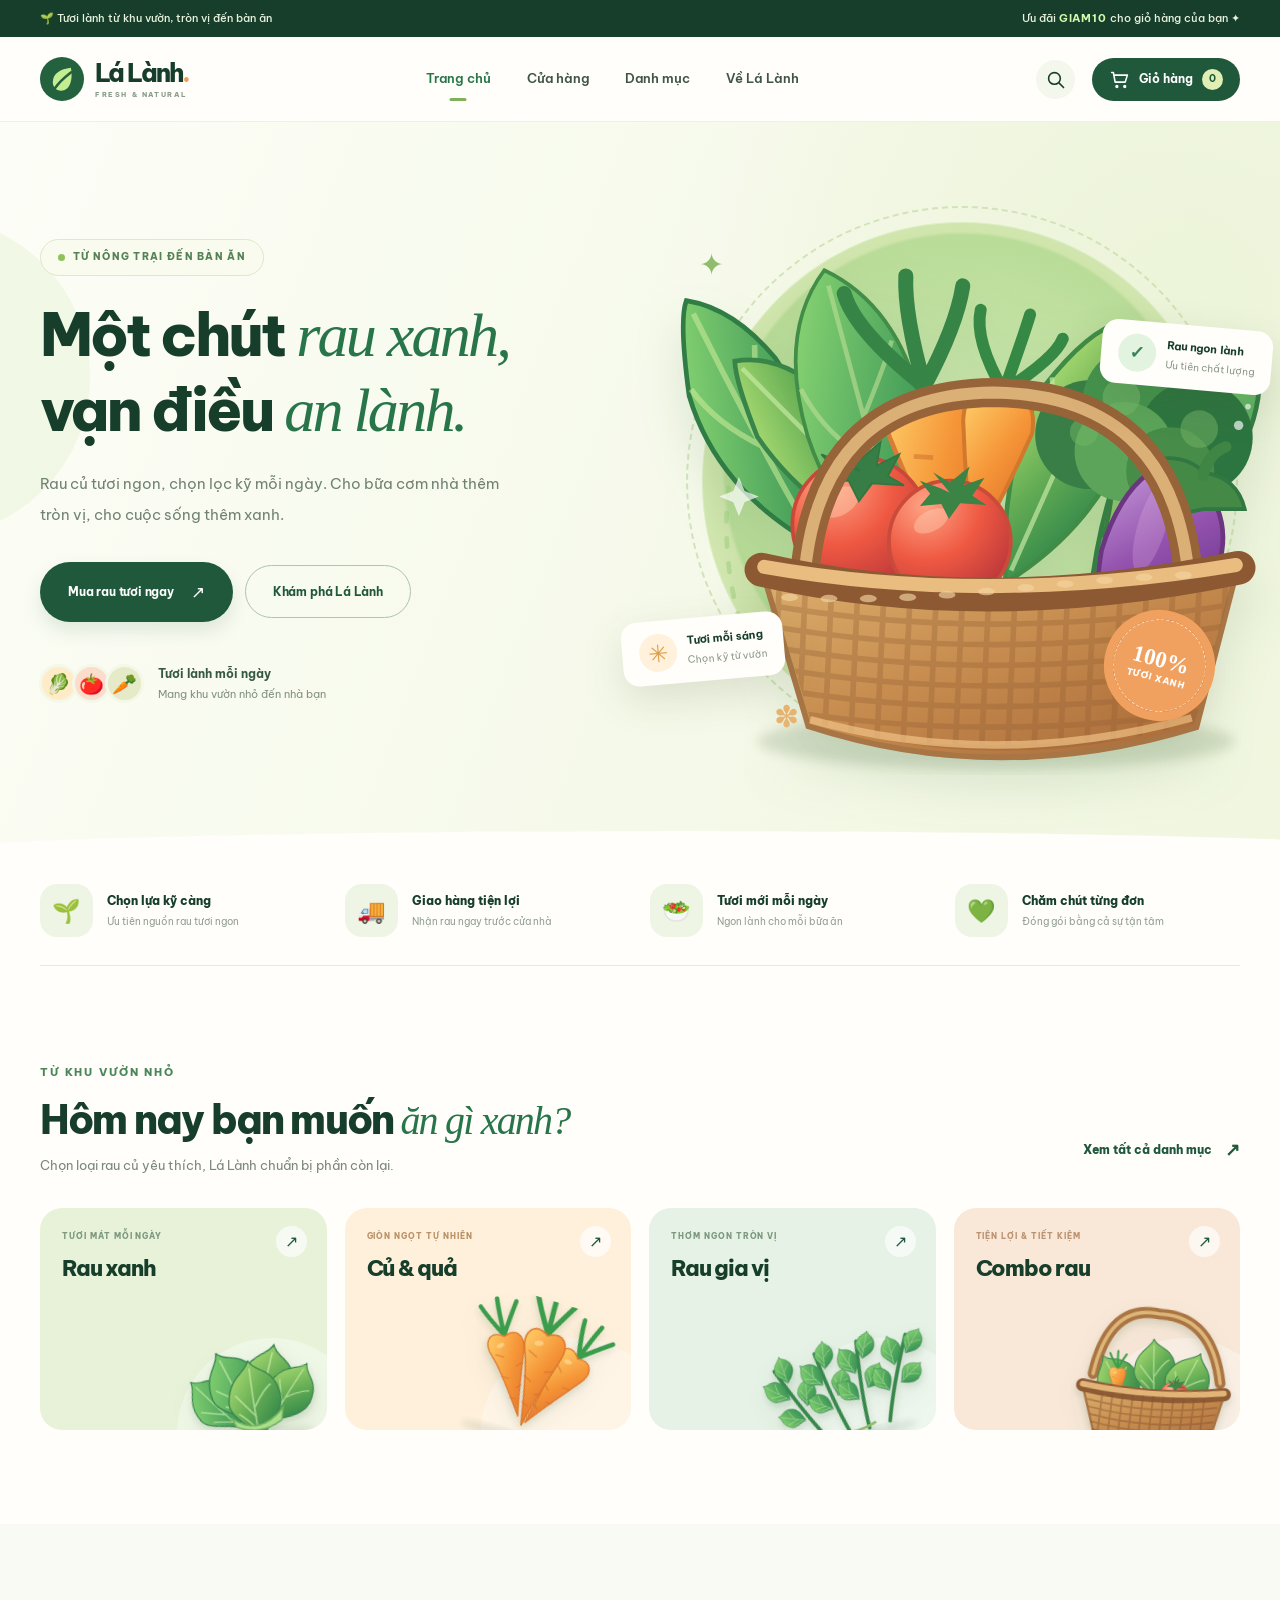
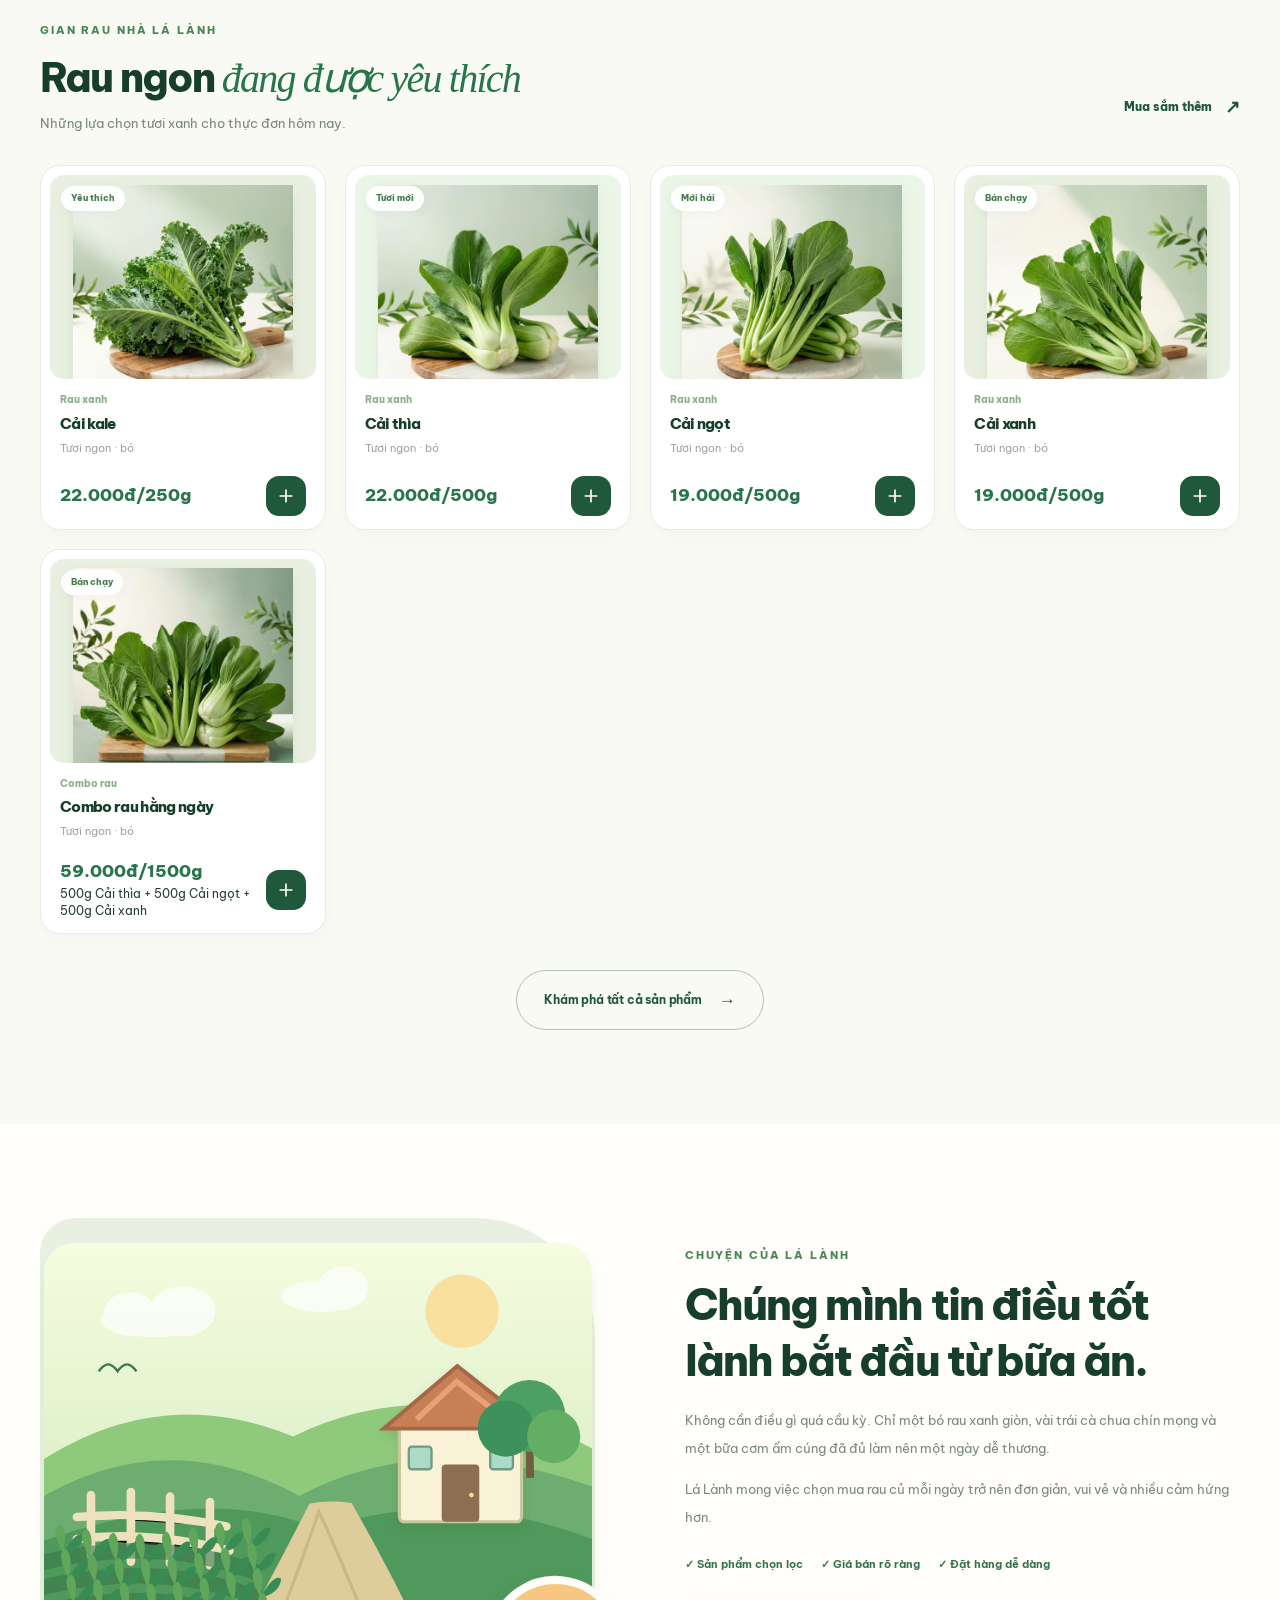
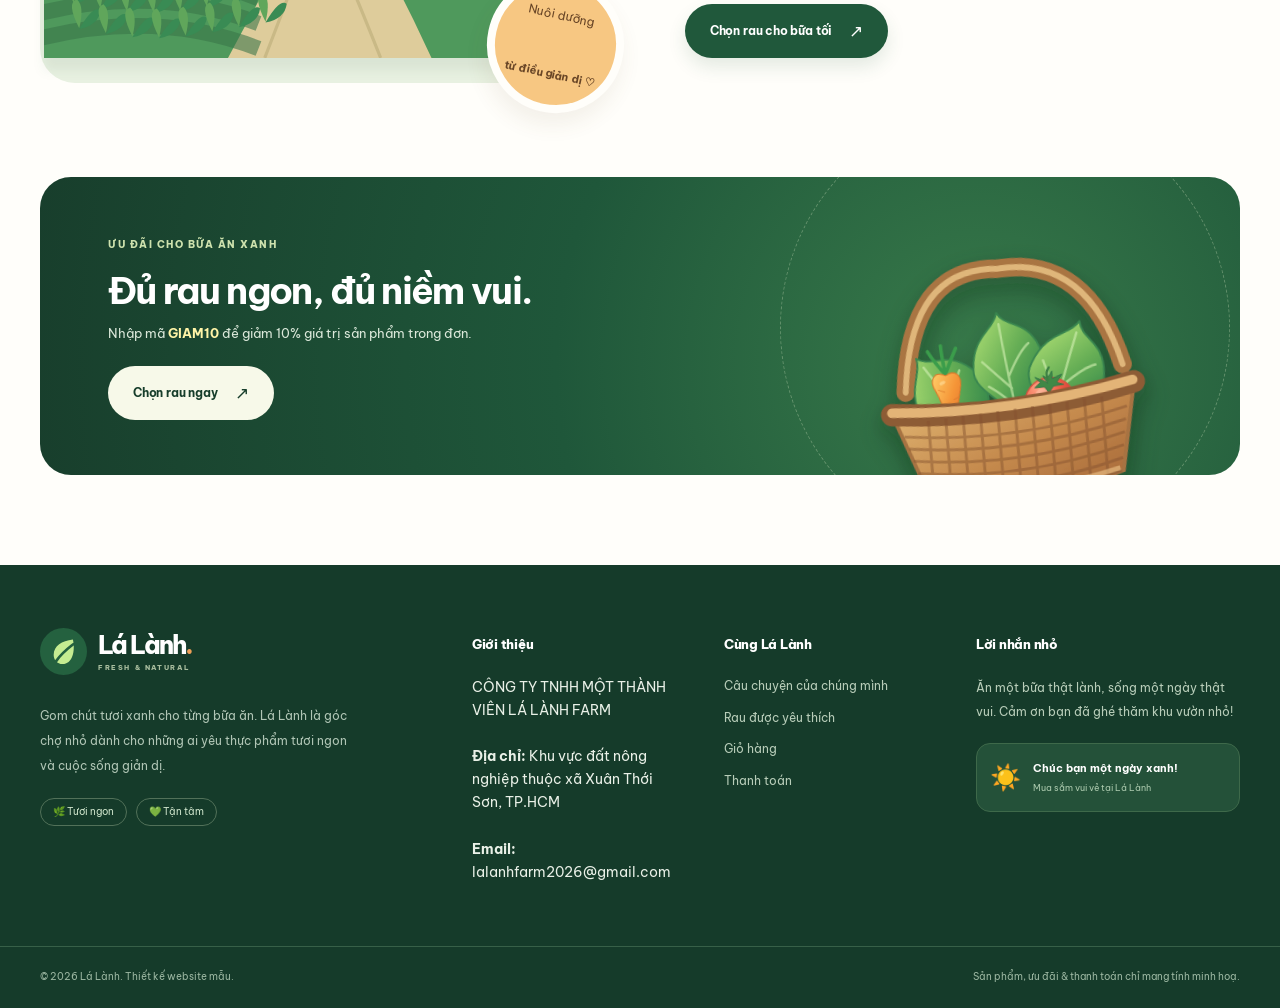
<file: index.html>
<!doctype html>
<html lang="vi">
<head>
  <meta charset="UTF-8">
  <meta name="viewport" content="width=device-width, initial-scale=1.0">
  <meta name="theme-color" content="#1c5637">
  <meta name="description" content="Lá Lành - rau củ tươi ngon, chọn lọc mỗi ngày cho căn bếp của bạn.">
  <title>Lá Lành | Rau sạch cho ngày an lành</title>
  <link rel="icon" type="image/svg+xml" href="assets/favicon.svg">
  <link rel="stylesheet" href="style.css">
  <script src="script.js" defer></script>
</head>
<body data-page="home">
  <div id="siteHeader"></div>
  <main>
    <section class="hero" aria-labelledby="hero-title">
      <div class="container hero-grid">
        <div class="hero-copy">
          <span class="eyebrow"><span class="eyebrow-dot"></span> TỪ NÔNG TRẠI ĐẾN BÀN ĂN</span>
          <h1 id="hero-title">Một chút <em>rau xanh,</em><br>vạn điều <em>an lành.</em></h1>
          <p>Rau củ tươi ngon, chọn lọc kỹ mỗi ngày. Cho bữa cơm nhà thêm tròn vị, cho cuộc sống thêm xanh.</p>
          <div class="hero-buttons">
            <a class="btn btn-primary btn-lg" href="san-pham.html">Mua rau tươi ngay <span aria-hidden="true">↗</span></a>
            <a class="btn btn-outline btn-lg" href="#farm-story">Khám phá Lá Lành</a>
          </div>
          <div class="hero-social-proof">
            <div class="avatar-stack" aria-hidden="true"><span>🥬</span><span>🍅</span><span>🥕</span></div>
            <div><strong>Tươi lành mỗi ngày</strong><small>Mang khu vườn nhỏ đến nhà bạn</small></div>
          </div>
        </div>
        <div class="hero-visual">
          <div class="hero-orbit"></div>
          <img class="hero-basket" src="assets/hero-basket.svg" alt="Giỏ rau củ đầy màu sắc với cà rốt, xà lách, cà chua và bông cải">
          <div class="hero-float hero-float--left"><span class="float-icon">✳</span><span><strong>Tươi mỗi sáng</strong><small>Chọn kỹ từ vườn</small></span></div>
          <div class="hero-float hero-float--right"><span class="float-icon float-icon--green">✓</span><span><strong>Rau ngon lành</strong><small>Ưu tiên chất lượng</small></span></div>
          <div class="hero-sun" aria-hidden="true">100%<small>TƯƠI XANH</small></div>
          <span class="hero-doodle doodle-one" aria-hidden="true">✦</span><span class="hero-doodle doodle-two" aria-hidden="true">✽</span>
        </div>
      </div>
      <div class="hero-wave" aria-hidden="true"></div>
    </section>

    <section class="benefits container" aria-label="Điểm đặc biệt của Lá Lành">
      <article class="benefit"><span class="benefit-icon">🌱</span><div><strong>Chọn lựa kỹ càng</strong><p>Ưu tiên nguồn rau tươi ngon</p></div></article>
      <article class="benefit"><span class="benefit-icon">🚚</span><div><strong>Giao hàng tiện lợi</strong><p>Nhận rau ngay trước cửa nhà</p></div></article>
      <article class="benefit"><span class="benefit-icon">🥗</span><div><strong>Tươi mới mỗi ngày</strong><p>Ngon lành cho mỗi bữa ăn</p></div></article>
      <article class="benefit"><span class="benefit-icon">💚</span><div><strong>Chăm chút từng đơn</strong><p>Đóng gói bằng cả sự tận tâm</p></div></article>
    </section>

    <section class="section container" id="categories">
      <div class="section-heading"><div><span class="section-kicker">TỪ KHU VƯỜN NHỎ</span><h2>Hôm nay bạn muốn <em>ăn gì xanh?</em></h2><p>Chọn loại rau củ yêu thích, Lá Lành chuẩn bị phần còn lại.</p></div><a class="text-link" href="san-pham.html">Xem tất cả danh mục <span>↗</span></a></div>
      <div class="category-grid">
        <a class="category-tile category-tile--leaf" href="san-pham.html?category=rau-la"><span class="category-caption"><small>TƯƠI MÁT MỖI NGÀY</small><strong>Rau xanh</strong><span class="category-arrow">↗</span></span><img src="assets/lettuce.svg" alt="" loading="lazy"></a>
        <a class="category-tile category-tile--root" href="san-pham.html?category=cu-qua"><span class="category-caption"><small>GIÒN NGỌT TỰ NHIÊN</small><strong>Củ & quả</strong><span class="category-arrow">↗</span></span><img src="assets/carrot.svg" alt="" loading="lazy"></a>
        <a class="category-tile category-tile--herb" href="san-pham.html?category=gia-vi"><span class="category-caption"><small>THƠM NGON TRÒN VỊ</small><strong>Rau gia vị</strong><span class="category-arrow">↗</span></span><img src="assets/herbs.svg" alt="" loading="lazy"></a>
        <a class="category-tile category-tile--combo" href="san-pham.html?category=combo"><span class="category-caption"><small>TIỆN LỢI & TIẾT KIỆM</small><strong>Combo rau</strong><span class="category-arrow">↗</span></span><img src="assets/basket-small.svg" alt="" loading="lazy"></a>
      </div>
    </section>

    <section class="section section--cream" id="best-sellers">
      <div class="container">
        <div class="section-heading"><div><span class="section-kicker">GIAN RAU NHÀ LÁ LÀNH</span><h2>Rau ngon <em>đang được yêu thích</em></h2><p>Những lựa chọn tươi xanh cho thực đơn hôm nay.</p></div><a class="text-link" href="san-pham.html">Mua sắm thêm <span>↗</span></a></div>
        <div id="featuredProducts" class="product-grid" aria-live="polite"></div>
        <div class="center-action"><a class="btn btn-outline btn-lg" href="san-pham.html">Khám phá tất cả sản phẩm <span>→</span></a></div>
      </div>
    </section>

    <section class="section container" id="farm-story">
      <div class="story-grid">
        <div class="story-visual"><img src="assets/farm-scene.svg" alt="Khu vườn xanh với những luống rau được chăm sóc" loading="lazy"><div class="story-sticker">Nuôi dưỡng<br><strong>từ điều giản dị ♡</strong></div></div>
        <div class="story-content"><span class="section-kicker">CHUYỆN CỦA LÁ LÀNH</span><h2>Chúng mình tin điều tốt lành <span>bắt đầu từ bữa ăn.</span></h2><p>Không cần điều gì quá cầu kỳ. Chỉ một bó rau xanh giòn, vài trái cà chua chín mọng và một bữa cơm ấm cúng đã đủ làm nên một ngày dễ thương.</p><p>Lá Lành mong việc chọn mua rau củ mỗi ngày trở nên đơn giản, vui vẻ và nhiều cảm hứng hơn.</p><div class="story-points"><span>✓ Sản phẩm chọn lọc</span><span>✓ Giá bán rõ ràng</span><span>✓ Đặt hàng dễ dàng</span></div><a href="san-pham.html" class="btn btn-primary">Chọn rau cho bữa tối <span>↗</span></a></div>
      </div>
    </section>

    <section class="container seasonal-wrap">
      <div class="seasonal-banner"><div><span class="seasonal-label">ƯU ĐÃI CHO BỮA ĂN XANH</span><h2>Đủ rau ngon, <span>đủ niềm vui.</span></h2><p>Nhập mã <strong>GIAM10</strong> để giảm 10% giá trị sản phẩm trong đơn.</p><a href="san-pham.html" class="btn btn-light">Chọn rau ngay <span>↗</span></a></div><img src="assets/basket-small.svg" alt="Giỏ rau củ tươi xanh" loading="lazy"><div class="seasonal-deco" aria-hidden="true"></div></div>
    </section>
  </main>
  <div id="siteFooter"></div>
  <div id="toast" class="toast" role="status" aria-live="polite"></div>
</body>
</html>
</file>
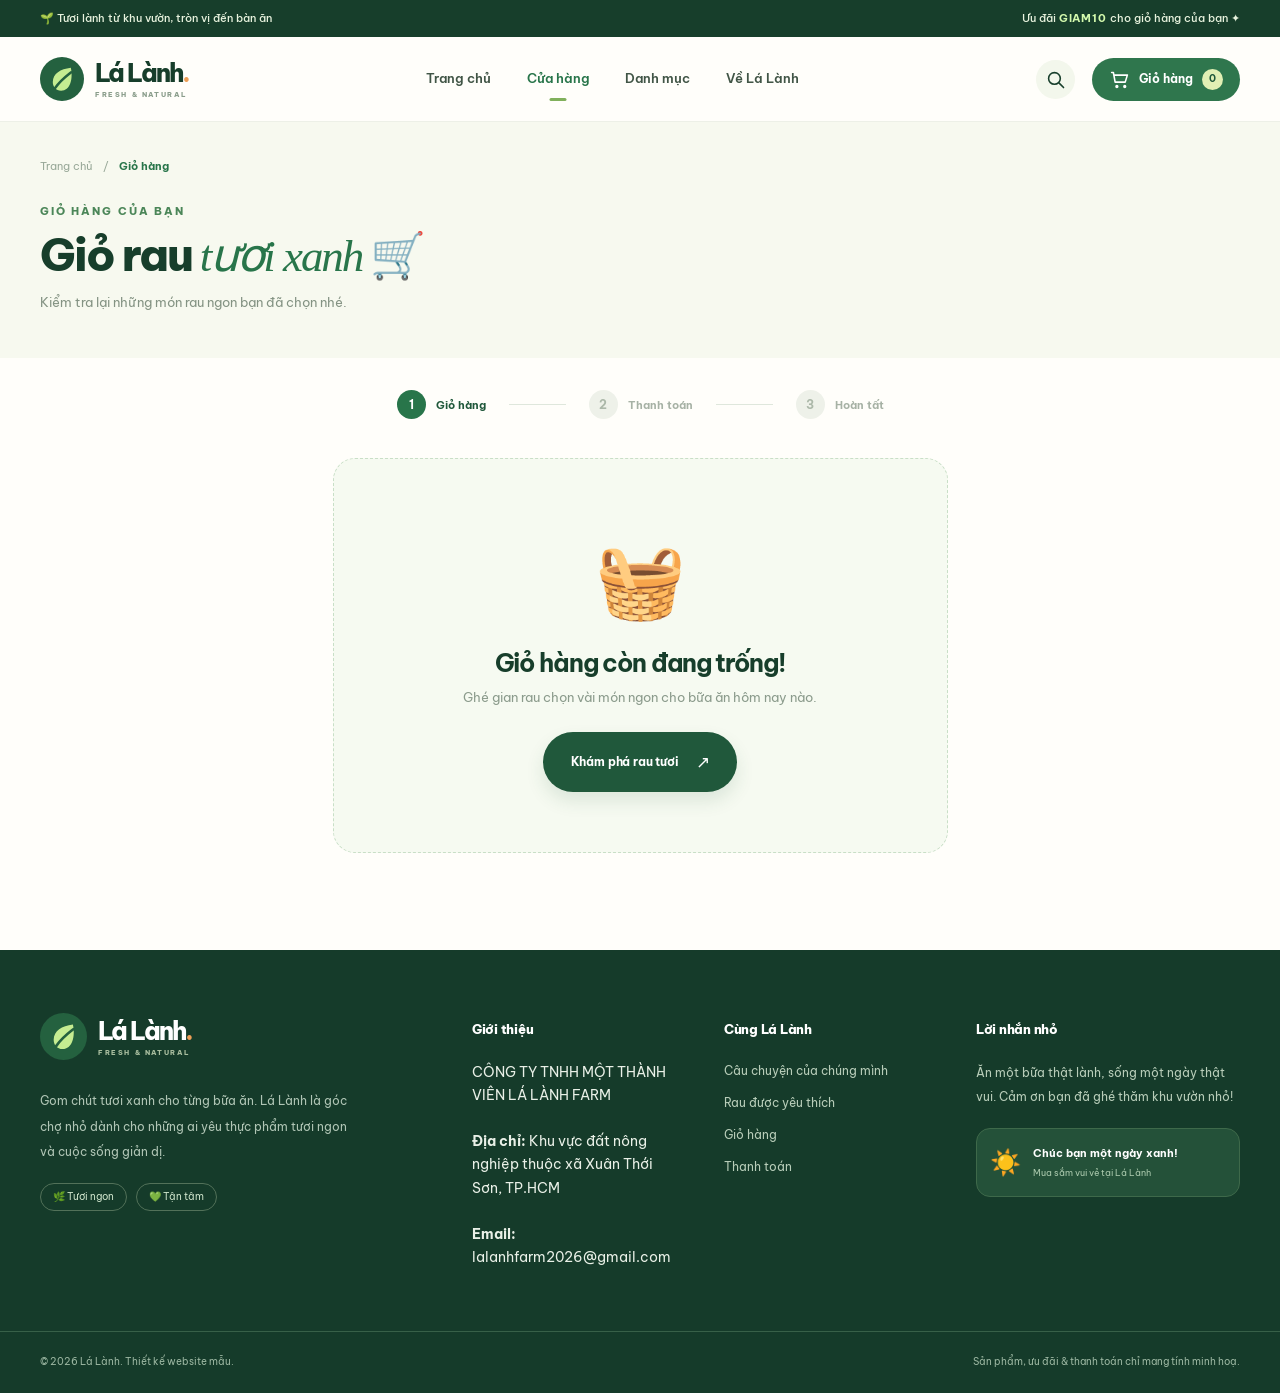
<file: gio-hang.html>
<!doctype html>
<html lang="vi">
<head><meta charset="UTF-8"><meta name="viewport" content="width=device-width, initial-scale=1.0"><meta name="theme-color" content="#1c5637"><title>Giỏ hàng của bạn | Lá Lành</title><link rel="icon" type="image/svg+xml" href="assets/favicon.svg"><link rel="stylesheet" href="style.css"><script src="script.js" defer></script></head>
<body data-page="cart">
  <div id="siteHeader"></div>
  <main><section class="page-intro page-intro--small"><div class="container"><nav class="breadcrumb" aria-label="Đường dẫn"><a href="index.html">Trang chủ</a><span>/</span><span>Giỏ hàng</span></nav><span class="section-kicker">GIỎ HÀNG CỦA BẠN</span><h1>Giỏ rau <em>tươi xanh</em> 🛒</h1><p>Kiểm tra lại những món rau ngon bạn đã chọn nhé.</p></div></section>
    <div class="container cart-page-container"><div class="shopping-steps" aria-label="Các bước đặt hàng"><span class="step step--active"><b>1</b> Giỏ hàng</span><span class="step-line"></span><span class="step"><b>2</b> Thanh toán</span><span class="step-line"></span><span class="step"><b>3</b> Hoàn tất</span></div>
      <div id="emptyCart" class="empty-screen" hidden><span class="empty-illustration">🧺</span><h2>Giỏ hàng còn đang trống!</h2><p>Ghé gian rau chọn vài món ngon cho bữa ăn hôm nay nào.</p><a class="btn btn-primary btn-lg" href="san-pham.html">Khám phá rau tươi <span>↗</span></a></div>
      <div class="cart-layout" id="cartLayout"><section class="cart-panel" aria-labelledby="cartTitle"><div class="panel-heading"><div><h2 id="cartTitle">Các món đã chọn <span id="cartCount" class="count-pill">0</span></h2><p>Rau ngon đang chờ bạn mang về.</p></div><a href="san-pham.html" class="text-link">+ Mua thêm</a></div><div id="cartList" class="cart-list"></div><div class="cart-reassurance"><span>🚚</span><p>Đơn từ <strong>399.000đ</strong> được miễn phí giao tiêu chuẩn.</p></div></section>
        <aside class="summary-card" aria-label="Tóm tắt giỏ hàng"><h2>Đơn hàng của bạn</h2><div class="shipping-box"><label for="shippingMethod">Hình thức giao hàng</label><select id="shippingMethod"><option value="standard">Giao tiêu chuẩn · 30.000đ</option><option value="express">Giao nhanh · 60.000đ</option></select></div><div class="coupon-box"><label for="couponInput">Mã ưu đãi</label><div class="coupon-controls"><input type="text" id="couponInput" placeholder="Nhập mã ưu đãi" autocomplete="off"><button type="button" id="applyCoupon">Áp dụng</button></div><button type="button" id="removeCoupon" class="remove-coupon" hidden>Bỏ mã đang dùng ×</button><p id="couponMessage" role="status" aria-live="polite"></p></div><div class="summary-lines"><div><span>Tạm tính</span><strong id="subtotalAmount">0đ</strong></div><div><span>Ưu đãi</span><strong class="discount-text" id="discountAmount">0đ</strong></div><div><span>Phí giao hàng</span><strong id="shippingAmount">0đ</strong></div></div><div class="summary-total"><span>Tổng cộng</span><strong id="cartTotal">0đ</strong></div><a href="thanh-toan.html" class="btn btn-primary btn-block btn-lg">Tiến hành thanh toán <span>→</span></a><p class="summary-secure">🔒 Thanh toán mô phỏng, không thu tiền thật</p><div class="coupon-tips">Thử mã: <code>GIAM10</code> · <code>GIAM50</code> · <code>FREESHIP</code></div></aside>
      </div>
    </div>
  </main>
  <div id="siteFooter"></div><div id="toast" class="toast" role="status" aria-live="polite"></div>
</body>
</html>
</file>
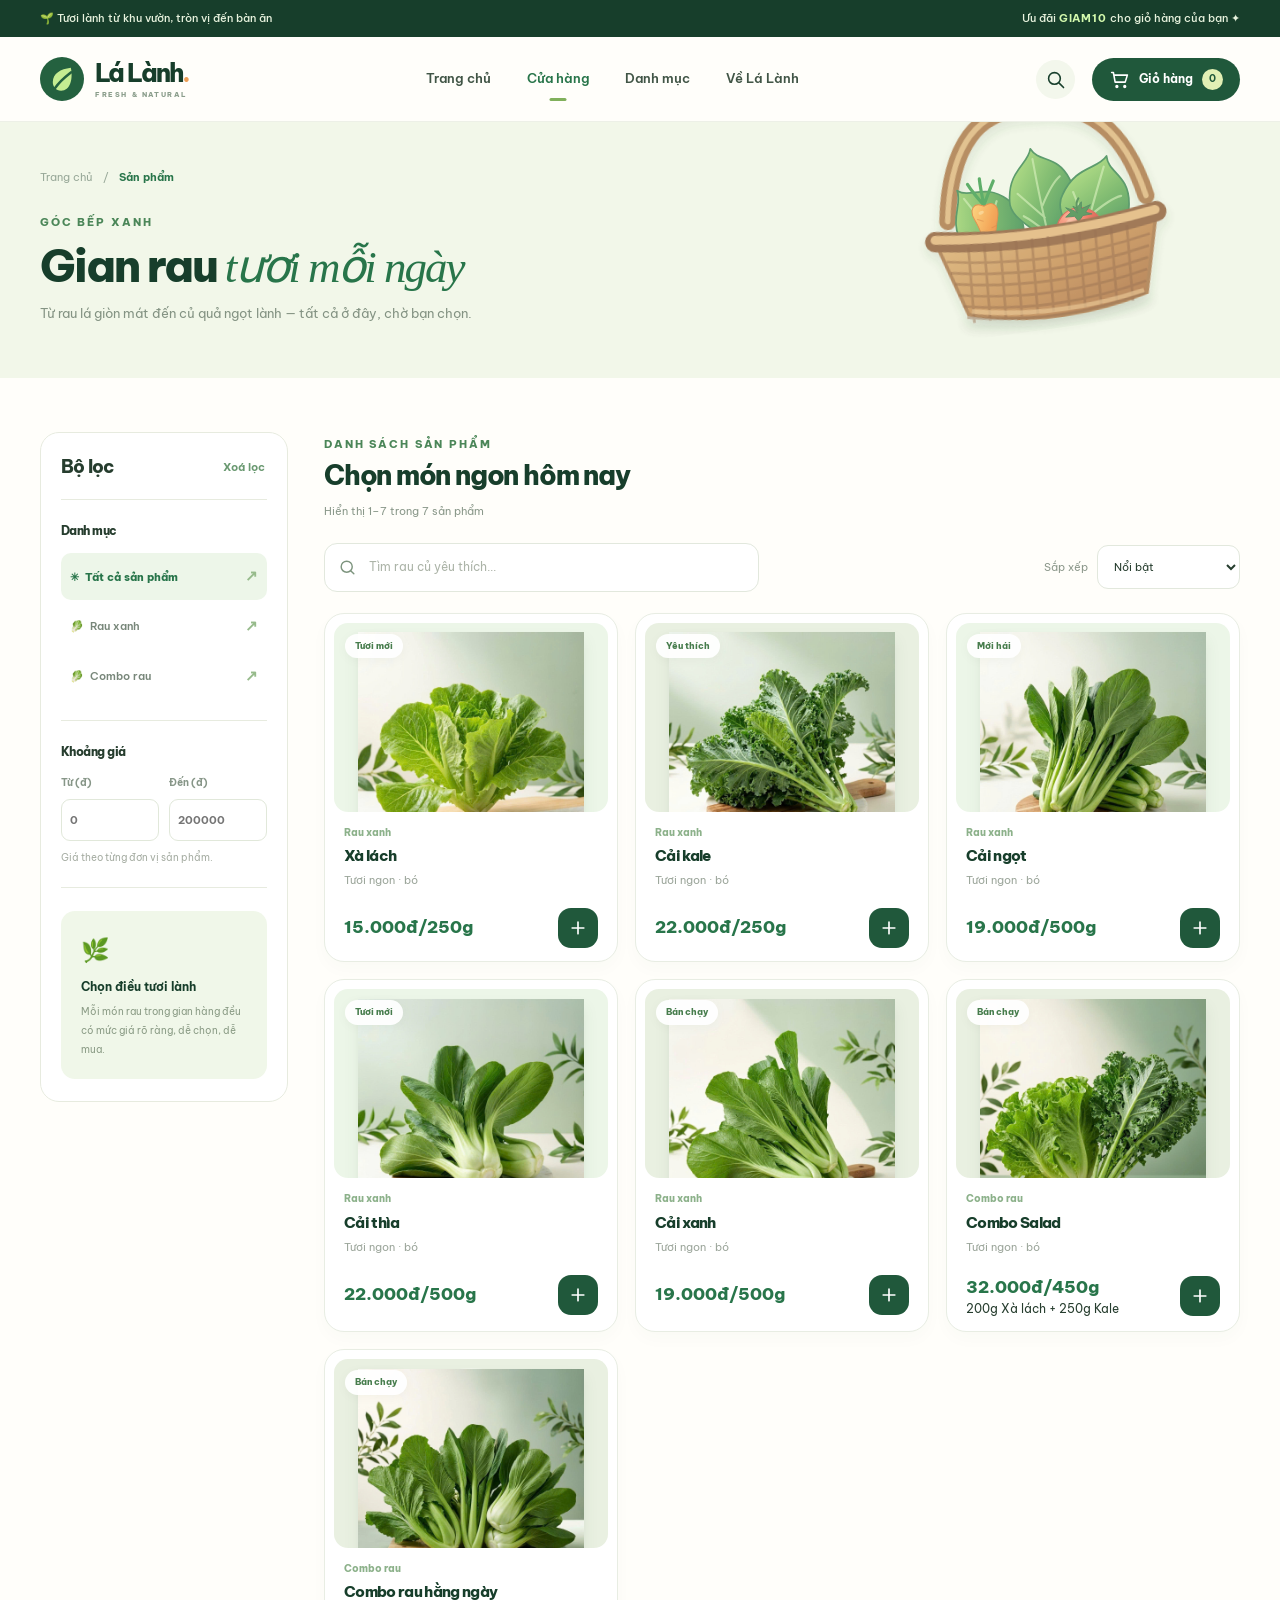
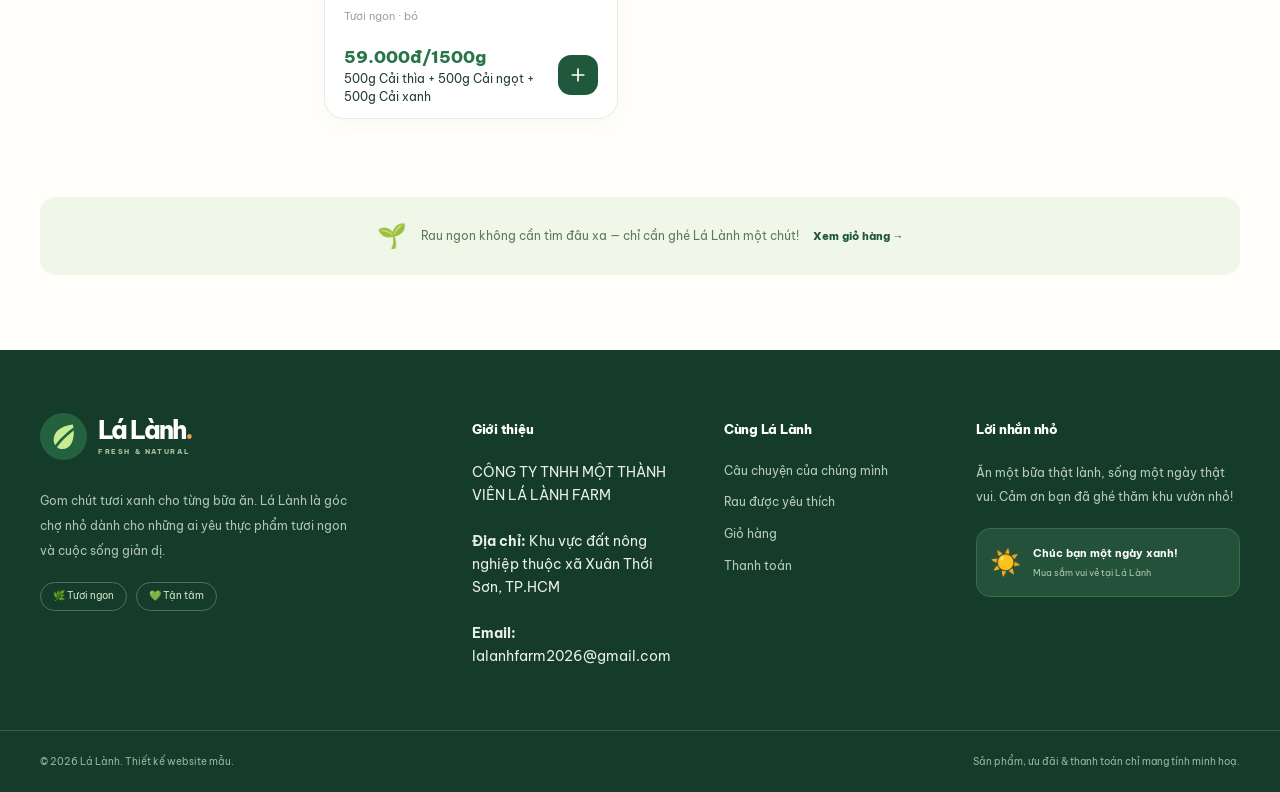
<file: san-pham.html>
<!doctype html>
<html lang="vi">
<head>
  <meta charset="UTF-8"><meta name="viewport" content="width=device-width, initial-scale=1.0"><meta name="theme-color" content="#1c5637">
  <meta name="description" content="Khám phá các loại rau lá, củ quả, rau gia vị và combo rau củ tại Lá Lành.">
  <title>Cửa hàng rau sạch | Lá Lành</title>
  <link rel="icon" type="image/svg+xml" href="assets/favicon.svg"><link rel="stylesheet" href="style.css"><script src="script.js" defer></script>
</head>
<body data-page="catalog">
  <div id="siteHeader"></div>
  <main>
    <section class="page-intro page-intro--catalog"><div class="container page-intro-content"><nav class="breadcrumb" aria-label="Đường dẫn"><a href="index.html">Trang chủ</a><span>/</span><span>Sản phẩm</span></nav><span class="section-kicker">GÓC BẾP XANH</span><h1>Gian rau <em>tươi mỗi ngày</em></h1><p>Từ rau lá giòn mát đến củ quả ngọt lành — tất cả ở đây, chờ bạn chọn.</p></div><img src="assets/basket-small.svg" alt="" class="intro-decor" aria-hidden="true"></section>
    <div class="container catalog-layout" id="catalogTop">
      <aside class="filter-sidebar" aria-label="Bộ lọc sản phẩm">
        <div class="sidebar-top"><h2>Bộ lọc</h2><button id="resetFilters" type="button" class="text-button">Xoá lọc</button></div>
        <div class="filter-block"><h3>Danh mục</h3><div class="category-options" id="catalogCategories" role="group" aria-label="Danh mục sản phẩm"></div></div>
        <div class="filter-block"><h3>Khoảng giá</h3><div class="price-inputs"><label for="minPrice">Từ (đ)<input id="minPrice" type="number" min="0" step="1000" placeholder="0"></label><label for="maxPrice">Đến (đ)<input id="maxPrice" type="number" min="0" step="1000" placeholder="200000"></label></div><p class="filter-hint">Giá theo từng đơn vị sản phẩm.</p><p id="filterMessage" class="filter-message" role="status"></p></div>
        <div class="filter-note"><span>🌿</span><strong>Chọn điều tươi lành</strong><p>Mỗi món rau trong gian hàng đều có mức giá rõ ràng, dễ chọn, dễ mua.</p></div>
      </aside>
      <section class="catalog-content" aria-labelledby="catalogTitle">
        <div class="catalog-bar"><div><span class="section-kicker">DANH SÁCH SẢN PHẨM</span><h2 id="catalogTitle">Chọn món ngon hôm nay</h2><p id="resultCount" role="status" aria-live="polite"></p></div></div>
        <div class="catalog-tools"><label class="search-field" for="searchInput"><svg viewBox="0 0 24 24" aria-hidden="true"><circle cx="11" cy="11" r="7"></circle><path d="m20 20-4-4"></path></svg><input type="search" id="searchInput" placeholder="Tìm rau củ yêu thích..." autocomplete="off"></label><label class="sort-select" for="sortPrice"><span>Sắp xếp</span><select id="sortPrice"><option value="default">Nổi bật</option><option value="asc">Giá: thấp đến cao</option><option value="desc">Giá: cao đến thấp</option><option value="name">Tên: A đến Z</option></select></label></div>
        <div id="productList" class="product-grid product-grid--catalog" aria-live="polite"></div>
        <nav id="pagination" class="pagination" aria-label="Phân trang sản phẩm"></nav>
      </section>
    </div>
    <div class="container catalog-bottom-note"><span>🌱</span><p>Rau ngon không cần tìm đâu xa — chỉ cần ghé Lá Lành một chút!</p><a href="gio-hang.html">Xem giỏ hàng <span>→</span></a></div>
  </main>
  <div id="siteFooter"></div><div id="toast" class="toast" role="status" aria-live="polite"></div>
</body>
</html>
</file>
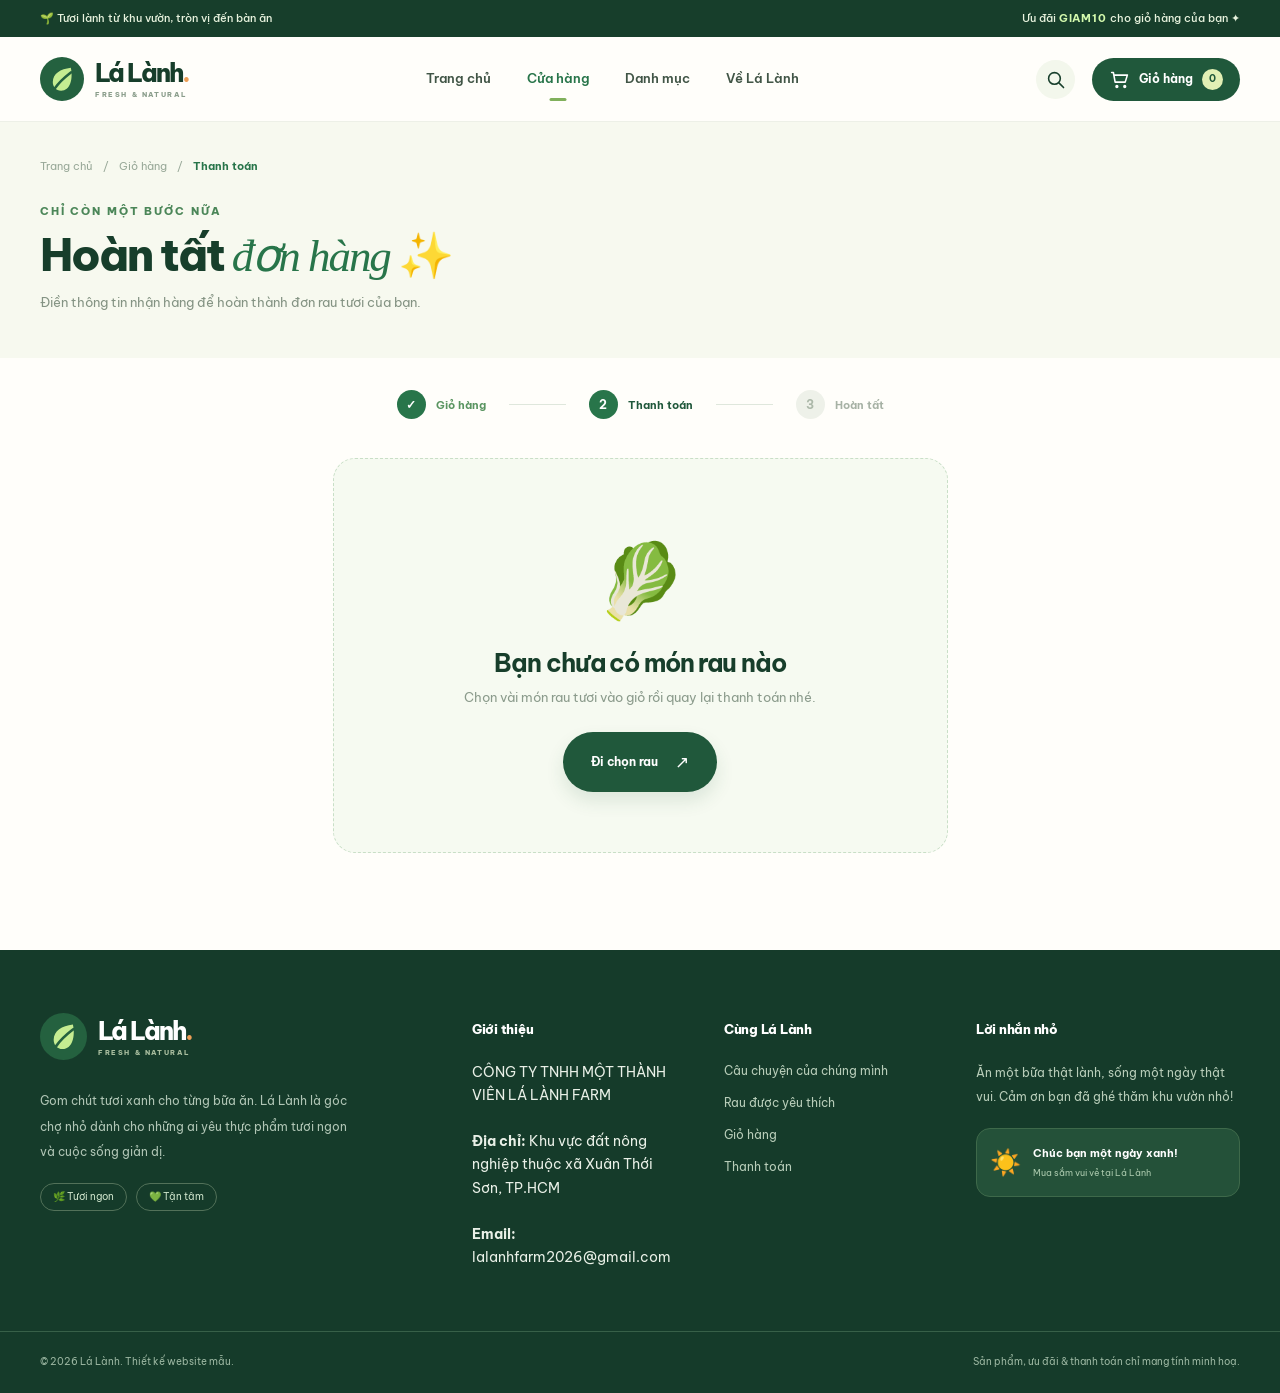
<file: thanh-toan.html>
<!doctype html>
<html lang="vi">
<head><meta charset="UTF-8"><meta name="viewport" content="width=device-width, initial-scale=1.0"><meta name="theme-color" content="#1c5637"><title>Thanh toán | Lá Lành</title><link rel="icon" type="image/svg+xml" href="assets/favicon.svg"><link rel="stylesheet" href="style.css"><script src="script.js" defer></script></head>
<body data-page="checkout">
  <div id="siteHeader"></div>
  <main><section class="page-intro page-intro--small"><div class="container"><nav class="breadcrumb" aria-label="Đường dẫn"><a href="index.html">Trang chủ</a><span>/</span><a href="gio-hang.html">Giỏ hàng</a><span>/</span><span>Thanh toán</span></nav><span class="section-kicker">CHỈ CÒN MỘT BƯỚC NỮA</span><h1>Hoàn tất <em>đơn hàng</em> ✨</h1><p>Điền thông tin nhận hàng để hoàn thành đơn rau tươi của bạn.</p></div></section>
    <div class="container checkout-page-container"><div class="shopping-steps" aria-label="Các bước đặt hàng"><span class="step step--done"><b>✓</b> Giỏ hàng</span><span class="step-line"></span><span class="step step--active"><b>2</b> Thanh toán</span><span class="step-line"></span><span class="step"><b>3</b> Hoàn tất</span></div>
      <div id="checkoutEmpty" class="empty-screen" hidden><span class="empty-illustration">🥬</span><h2>Bạn chưa có món rau nào</h2><p>Chọn vài món rau tươi vào giỏ rồi quay lại thanh toán nhé.</p><a href="san-pham.html" class="btn btn-primary btn-lg">Đi chọn rau <span>↗</span></a></div>
      <div id="orderSuccess" class="success-screen" hidden role="status" aria-live="polite"></div>
      <div class="checkout-layout" id="checkoutLayout">
        <form id="checkoutForm" class="checkout-form"><section class="form-card"><div class="panel-heading"><div><h2>Thông tin giao hàng</h2><p>Nhập thông tin để nhận rau ngon đúng địa chỉ.</p></div><span class="form-symbol">📍</span></div><div class="form-grid"><div class="form-field"><label for="fullName">Họ và tên <span>*</span></label><input type="text" id="fullName" name="fullName" placeholder="Nguyễn Văn An" autocomplete="name" maxlength="80" required></div><div class="form-field"><label for="phone">Số điện thoại <span>*</span></label><input type="tel" id="phone" name="phone" inputmode="numeric" pattern="0[0-9]{9,10}" placeholder="09xxxxxxxx" maxlength="11" autocomplete="tel" title="Nhập số điện thoại 10–11 chữ số bắt đầu bằng 0" required></div><div class="form-field form-field--full"><label for="email">Email (không bắt buộc)</label><input type="email" id="email" name="email" placeholder="ban@example.com" autocomplete="email"></div><div class="form-field"><label for="province">Tỉnh / Thành phố <span>*</span></label><input type="text" id="province" name="province" placeholder="TP. Hồ Chí Minh" autocomplete="address-level1" required></div><div class="form-field"><label for="district">Quận / Huyện <span>*</span></label><input type="text" id="district" name="district" placeholder="Quận 1" autocomplete="address-level2" required></div><div class="form-field form-field--full"><label for="address">Địa chỉ cụ thể <span>*</span></label><input type="text" id="address" name="address" placeholder="Số nhà, tên đường, phường / xã..." autocomplete="street-address" required></div><div class="form-field form-field--full"><label for="orderNote">Ghi chú giao hàng</label><textarea id="orderNote" name="orderNote" rows="3" placeholder="Ví dụ: Gọi trước khi giao, giao giờ hành chính..."></textarea></div></div></section>
          <section class="form-card"><div class="panel-heading"><div><h2>Phương thức thanh toán</h2><p>Chọn cách thanh toán phù hợp với bạn.</p></div><span class="form-symbol">💳</span></div><div class="payment-options"><label class="payment-option"><input type="radio" name="payment" value="cod" checked><span class="payment-radio"></span><span class="payment-emoji">💵</span><span><strong>Thanh toán khi nhận hàng (COD)</strong><small>Chỉ thanh toán khi nhận được rau củ</small></span></label><label class="payment-option"><input type="radio" name="payment" value="bank"><span class="payment-radio"></span><span class="payment-emoji">🏦</span><span><strong>Chuyển khoản (mô phỏng)</strong><small>Không hiển thị số tài khoản hoặc thực hiện giao dịch</small></span></label></div><p class="demo-notice">ℹ️ Website mẫu: việc bấm đặt hàng không gửi đơn đến cửa hàng và không xử lý thanh toán thật.</p></section><button type="submit" class="btn btn-primary btn-block btn-lg order-submit-mobile">Xác nhận đặt hàng <span>→</span></button></form>
        <aside class="summary-card checkout-summary" aria-label="Tóm tắt đơn hàng"><h2>Đơn hàng của bạn</h2><div id="checkoutOrderItems" class="checkout-items"></div><div class="shipping-box"><label for="shippingMethod">Hình thức giao hàng</label><select id="shippingMethod"><option value="standard">Giao tiêu chuẩn · 30.000đ</option><option value="express">Giao nhanh · 60.000đ</option></select></div><div class="coupon-box"><label for="couponInput">Mã ưu đãi</label><div class="coupon-controls"><input type="text" id="couponInput" placeholder="Nhập mã" autocomplete="off"><button type="button" id="applyCoupon">Áp dụng</button></div><button type="button" id="removeCoupon" class="remove-coupon" hidden>Bỏ mã đang dùng ×</button><p id="couponMessage" role="status" aria-live="polite"></p></div><div class="summary-lines"><div><span>Tạm tính</span><strong id="subtotalAmount">0đ</strong></div><div><span>Ưu đãi</span><strong class="discount-text" id="discountAmount">0đ</strong></div><div><span>Phí giao hàng</span><strong id="shippingAmount">0đ</strong></div></div><div class="summary-total"><span>Tổng cộng</span><strong id="cartTotal">0đ</strong></div><button type="submit" form="checkoutForm" class="btn btn-primary btn-block btn-lg order-submit-desktop">Xác nhận đặt hàng <span>→</span></button><a href="gio-hang.html" class="edit-cart-link">← Quay lại chỉnh sửa giỏ hàng</a></aside>
      </div>
    </div>
  </main>
  <div id="siteFooter"></div><div id="toast" class="toast" role="status" aria-live="polite"></div>
</body>
</html>
</file>
<file: style.css>
@import url('https://fonts.googleapis.com/css2?family=Be+Vietnam+Pro:wght@400;500;600;700;800&display=swap');

:root {
  --deep: #173e2b;
  --forest: #20583b;
  --green: #28754a;
  --moss: #4b8658;
  --pale: #e8f2db;
  --cream: #fffcf6;
  --soft: #f7f8f0;
  --text: #263d2e;
  --muted: #7a877b;
  --border: #e7ebdf;
  --orange: #f4a365;
  --shadow: 0 16px 40px rgba(38, 71, 43, .07);
  --radius: 20px;
}
* { box-sizing: border-box; }
html { scroll-behavior: smooth; }
body { margin: 0; color: var(--text); background: #fffefa; font-family: 'Be Vietnam Pro', 'Segoe UI', Arial, sans-serif; font-size: 14px; line-height: 1.65; -webkit-font-smoothing: antialiased; }
a { color: inherit; text-decoration: none; }
a:hover { color: var(--green); }
button, input, select, textarea { font: inherit; }
button { cursor: pointer; }
button:disabled { cursor: not-allowed; opacity: .45; }
img, svg { display: block; max-width: 100%; }
[hidden] { display: none !important; }
::selection { color: var(--deep); background: #c5ec91; }
:focus-visible { outline: 3px solid #a7d983; outline-offset: 3px; }
.container { width: min(1200px, calc(100% - 56px)); margin-inline: auto; }
.section { padding-top: 94px; padding-bottom: 94px; }
.section--cream { background: #f9faf3; }
.section-kicker { display: inline-block; font-size: 11px; font-weight: 800; letter-spacing: .17em; color: var(--moss); margin-bottom: 13px; }
h1,h2,h3,h4,p { margin-top: 0; }
h1,h2,h3 { line-height: 1.3; }
h1,h2,h3,.brand-name { letter-spacing: -.045em; }
h1 em,h2 em { font-family: Georgia, 'Times New Roman', serif; font-weight: 500; letter-spacing: -.045em; color: var(--green); }

/* Main navigation */
.announcement { background: var(--deep); color: #e7f2dd; font-size: 11px; font-weight: 500; }
.announcement-inner { min-height: 37px; display: flex; gap: 20px; align-items: center; justify-content: space-between; }
.announcement strong { color: #d4faad; letter-spacing: .08em; }
.site-header { position: sticky; top: 0; z-index: 60; background: rgba(255, 254, 250, .97); backdrop-filter: blur(20px); border-bottom: 1px solid #edf0e7; }
.nav-inner { display: flex; align-items: center; gap: 30px; min-height: 84px; }
.brand { display: inline-flex; align-items: center; gap: 11px; flex-shrink: 0; }
.brand:hover { color: inherit; }
.brand-symbol { width: 44px; height: 44px; flex-shrink: 0; }
.brand-name { display: flex; flex-direction: column; line-height: 1.13; color: var(--deep); }
.brand-name strong { font-size: 25px; font-weight: 800; letter-spacing: -.075em; white-space: nowrap; }
.brand-dot { color: #ed9e56; }
.brand-name small { margin-top: 4px; font-size: 7px; font-weight: 800; letter-spacing: .23em; color: #8a9d8b; }
.desktop-nav { display: flex; align-items: center; gap: clamp(18px, 2.8vw, 40px); margin-inline: auto; }
.desktop-nav a { color: #415546; position: relative; font-size: 13px; font-weight: 600; transition: color .15s ease; white-space: nowrap; }
.desktop-nav a:hover,.desktop-nav a.is-active { color: var(--green); }
.desktop-nav a.is-active::after { content: ''; position: absolute; width: 17px; height: 3px; left: 50%; bottom: -11px; transform: translateX(-50%); border-radius: 2px; background: #80b05b; }
.nav-actions { display: flex; align-items: center; gap: 17px; }
.nav-search { width: 39px; height: 39px; display: grid; place-items: center; border-radius: 50%; background: #f3f7ec; }
.nav-search:hover { background: #e6f1dc; }
.nav-search svg,.nav-cart svg { width: 21px; height: 21px; stroke: var(--deep); stroke-width: 1.8; fill: none; stroke-linecap: round; stroke-linejoin: round; }
.nav-cart { position: relative; display: flex; align-items: center; gap: 9px; padding: 11px 17px; background: var(--forest); border-radius: 30px; color: white; font-size: 12px; font-weight: 700; white-space: nowrap; }
.nav-cart:hover,.nav-cart--active { background: #2f764d; color: white; }
.nav-cart svg { stroke: white; }
.cart-badge { min-width: 21px; height: 21px; display: grid; place-items: center; padding: 1px 4px; font-size: 10px; background: #e1efb4; color: var(--forest); border-radius: 50%; }
.mobile-menu-toggle { display: none; width: 40px; height: 40px; padding: 10px 7px; border: 0; background: transparent; flex-direction: column; justify-content: center; gap: 5px; }
.mobile-menu-toggle span { width: 24px; height: 2px; border-radius: 2px; background: var(--deep); transition: transform .2s ease; }
.mobile-menu-toggle.menu-open span:first-child { transform: translateY(7px) rotate(45deg); }
.mobile-menu-toggle.menu-open span:nth-child(2) { opacity: 0; }
.mobile-menu-toggle.menu-open span:last-child { transform: translateY(-7px) rotate(-45deg); }
.mobile-nav { border-top: 1px solid var(--border); padding: 10px 28px 24px; background: #fffefa; box-shadow: 0 16px 24px #173e2b10; }
.mobile-nav a { display: block; padding: 11px 0; font-weight: 600; color: var(--deep); }
.mobile-nav a.is-active { color: var(--green); }

/* Buttons and links */
.btn { display: inline-flex; justify-content: center; align-items: center; gap: 17px; padding: 12px 24px; min-height: 46px; border: 1.5px solid transparent; border-radius: 100px; font-size: 12px; font-weight: 700; letter-spacing: -.015em; transition: background .2s, color .2s, transform .2s, box-shadow .2s; white-space: nowrap; }
.btn:hover { transform: translateY(-2px); }
.btn span:last-child { font-size: 17px; font-weight: 500; }
.btn-primary { background: var(--forest); color: white; box-shadow: 0 9px 18px #285e3c20; }
.btn-primary:hover { color: white; background: #31744d; box-shadow: 0 12px 25px #285e3c32; }
.btn-outline { background: transparent; border-color: #afc3ad; color: var(--forest); }
.btn-outline:hover { background: #eaf3e3; border-color: var(--green); }
.btn-light { color: var(--deep); background: #f7f9e9; }
.btn-light:hover { background: white; color: var(--deep); }
.btn-lg { padding: 15px 27px; min-height: 53px; }
.btn-block { display: flex; width: 100%; }
.text-link { display: inline-flex; align-items: center; gap: 13px; font-size: 12px; font-weight: 800; white-space: nowrap; color: var(--forest); }
.text-link span { font-size: 18px; }
.text-link:hover { color: #66a05b; }

/* Hero */
.hero { position: relative; overflow: hidden; background: radial-gradient(circle at 92% 24%, #ecf4d9 0, transparent 37%), linear-gradient(111deg, #fcfdf6 3%, #f0f6df 100%); padding: 68px 0 82px; }
.hero::before { content: ''; position: absolute; height: 320px; width: 320px; border-radius: 50%; background: rgba(203, 225, 174, .22); left: -230px; top: 95px; }
.hero-grid { display: grid; grid-template-columns: 52% 48%; align-items: center; min-height: 572px; position: relative; }
.hero-copy { position: relative; z-index: 2; padding-bottom: 22px; }
.eyebrow { display: inline-flex; align-items: center; gap: 8px; padding: 9px 17px; border: 1px solid #dce9cb; background: #f8fbed; color: #568157; border-radius: 100px; letter-spacing: .13em; font-size: 10px; font-weight: 800; }
.eyebrow-dot { width: 7px; height: 7px; border-radius: 50%; background: #8fc25e; }
.hero h1 { font-size: clamp(43px, 4.6vw, 65px); line-height: 1.2; margin: 22px 0; font-weight: 800; color: var(--deep); white-space: nowrap; }
.hero h1 em { font-size: 1.055em; }
.hero-copy > p { max-width: 470px; font-size: 15px; line-height: 2.05; color: #708273; margin-bottom: 31px; }
.hero-buttons { display: flex; flex-wrap: wrap; align-items: center; gap: 12px; }
.hero-social-proof { display: flex; gap: 14px; align-items: center; margin-top: 42px; }
.avatar-stack { display: flex; padding-left: 5px; }
.avatar-stack span { display: grid; place-items: center; background: #ffebc8; border: 3px solid #f4f8e8; border-radius: 50%; width: 39px; height: 39px; margin-left: -6px; font-size: 20px; }
.avatar-stack span:nth-child(2) { background: #fcdcca; }.avatar-stack span:nth-child(3) { background: #e5ebc8; }
.hero-social-proof strong,.hero-social-proof small { display: block; }
.hero-social-proof strong { color: #365844; font-size: 12px; }.hero-social-proof small { color: #849283; font-size: 11px; margin-top: 2px; }
.hero-visual { position: relative; height: 585px; }
.hero-orbit { position: absolute; width: 520px; height: 520px; top: 32px; left: 38px; max-width: calc(100% - 20px); border-radius: 50%; background: radial-gradient(circle at 50% 48%, #d5edb8 0, #b9dc98 63%, #cfe5ac 64%, #e7f4cb 100%); box-shadow: inset 0 0 0 1px #ffffff45; }
.hero-orbit::after { content: ''; position: absolute; inset: -16px; border: 2px dashed #c8ddac; border-radius: 50%; opacity: .75; }
.hero-basket { width: 690px; max-width: none; height: 600px; object-fit: contain; position: absolute; top: 15px; left: -16px; filter: drop-shadow(0 24px 23px #336a3222); animation: floatUp 5s ease-in-out infinite; }
.hero-float { display: flex; position: absolute; align-items: center; gap: 10px; background: #fffefa; box-shadow: 0 14px 40px #40562f26; border-radius: 16px; padding: 13px 17px; z-index: 2; transform: rotate(-5deg); }
.hero-float--left { left: -42px; bottom: 94px; }.hero-float--right { right: -32px; top: 135px; transform: rotate(5deg); }
.float-icon { display: grid; place-items: center; width: 38px; height: 38px; border-radius: 50%; background: #fff1db; color: #e1a04b; font-size: 24px; }.float-icon--green { background: #e2f3df; color: #38845a; font-weight: 800; font-size: 18px; }
.hero-float strong,.hero-float small { display: block; white-space: nowrap; }.hero-float strong { font-size: 11px; color: var(--deep); }.hero-float small { color: #8a9889; font-size: 10px; margin-top: 3px; }
.hero-sun { display: flex; flex-direction: column; align-items: center; justify-content: center; position: absolute; right: 34px; bottom: 63px; width: 93px; height: 93px; border: 1px dashed #ffffffb0; outline: 9px solid #f1a15f; border-radius: 50%; background: #f1a15f; color: white; font: 700 23px Georgia, serif; transform: rotate(15deg); box-shadow: 0 12px 24px #a9642030; }
.hero-sun small { font: 800 9px 'Be Vietnam Pro',sans-serif; letter-spacing: .1em; }
.hero-doodle { position: absolute; color: #8fbd6d; font-size: 30px; }.doodle-one { top: 50px; left: 35px; }.doodle-two { bottom: 34px; left: 110px; color: #e8b570; }
.hero-wave { position: absolute; left: 0; right: 0; bottom: -1px; height: 35px; background: #fffefa; clip-path: ellipse(65% 77% at 53% 100%); }
@keyframes floatUp { 0%,100% { transform: translateY(0); } 50% { transform: translateY(-11px); } }

/* Benefits */
.benefits { display: grid; grid-template-columns: repeat(4, 1fr); padding: 27px 0 28px; gap: 20px; border-bottom: 1px solid var(--border); }
.benefit { display: flex; gap: 14px; align-items: center; }.benefit-icon { width: 53px; height: 53px; display: grid; place-items: center; flex-shrink: 0; background: #eef5e5; border-radius: 17px; font-size: 23px; }
.benefit strong { display: block; font-size: 12px; font-weight: 800; color: var(--deep); }.benefit p { font-size: 10px; margin: 3px 0 0; color: #93a093; }

/* Section headers and categories */
.section-heading { display: flex; align-items: end; justify-content: space-between; gap: 28px; margin-bottom: 31px; }
.section-heading h2 { font-size: clamp(29px, 3.4vw, 40px); color: var(--deep); font-weight: 800; margin: 0 0 8px; }
.section-heading p { color: var(--muted); font-size: 13px; margin: 0; }
.section-heading .text-link { margin-bottom: 12px; }
.category-grid { display: grid; grid-template-columns: repeat(4, 1fr); gap: 18px; }
.category-tile { min-height: 222px; position: relative; isolation: isolate; display: block; overflow: hidden; border-radius: 22px; padding: 22px 22px 20px; transition: transform .25s, box-shadow .25s; }
.category-tile:hover { transform: translateY(-5px); box-shadow: var(--shadow); color: var(--deep); }
.category-tile--leaf { background: #e7f2d9; }.category-tile--root { background: #fff0db; }.category-tile--herb { background: #e5f2e5; }.category-tile--combo { background: #f9e8d8; }
.category-tile::after { content: ''; z-index: -1; position: absolute; width: 190px; height: 190px; border-radius: 50%; background: #ffffff54; bottom: -98px; right: -40px; }
.category-caption { display: flex; flex-direction: column; position: relative; z-index: 2; }.category-caption small { color: #7c9980; font-size: 8px; font-weight: 800; letter-spacing: .12em; }.category-tile--root .category-caption small { color: #ba9268; }.category-tile--combo .category-caption small { color: #bc9370; }
.category-caption strong { color: var(--deep); margin-top: 7px; font-size: 22px; font-weight: 800; letter-spacing: -.055em; }
.category-arrow { display: grid; place-items: center; position: absolute; top: -4px; right: -2px; width: 31px; height: 31px; background: #ffffffab; color: var(--forest); border-radius: 50%; font-size: 16px; }
.category-tile img { position: absolute; right: -14px; bottom: -35px; width: 184px; height: 172px; object-fit: contain; filter: drop-shadow(0 10px 11px #244b2914); transform: rotate(-11deg); transition: transform .28s ease; }
.category-tile:nth-child(2) img { right: 0; width: 193px; transform: rotate(17deg); }.category-tile:nth-child(3) img { width: 189px; right: -4px; transform: rotate(-17deg); }.category-tile:nth-child(4) img { width: 204px; right: -16px; bottom: -35px; transform: rotate(4deg); }
.category-tile:hover img { transform: rotate(0) scale(1.09); }

/* Products */
.product-grid { display: grid; grid-template-columns: repeat(4, minmax(0,1fr)); gap: 19px; }
.product-card { min-width: 0; overflow: hidden; padding: 9px 9px 13px; border: 1px solid #e8ede3; background: white; border-radius: 20px; box-shadow: 0 7px 17px rgba(42,70,40,.025); transition: transform .2s ease, box-shadow .2s ease; }
.product-card:hover { transform: translateY(-5px); box-shadow: 0 18px 35px rgba(35,76,42,.1); }
.product-image-wrap { position: relative; display: grid; place-items: center; height: 204px; border-radius: 14px; overflow: hidden; }
.tint-mint { background: #ecf6e8; }.tint-sage { background: #e9f0e1; }.tint-peach { background: #fff0e6; }.tint-apricot { background: #fff3e1; }.tint-butter { background: #fff6df; }.tint-blush { background: #faedf0; }
.product-image-wrap::before { content: ''; width: 170px; height: 170px; background: #ffffff4d; border-radius: 50%; position: absolute; left: 50%; top: 50%; transform: translate(-50%, -50%); }
.product-image-wrap img { position: relative; z-index: 1; width: 90%; height: 92%; object-fit: contain; transition: transform .35s; filter: drop-shadow(0 9px 7px #28412a15); }
.product-card:hover .product-image-wrap img { transform: scale(1.08) rotate(-2deg); }
.product-badge { position: absolute; left: 11px; top: 11px; z-index: 2; background: #ffffffed; border-radius: 100px; padding: 5px 10px; color: #477d4d; font-weight: 800; font-size: 9px; box-shadow: 0 2px 12px #1230160a; }
.product-details { padding: 13px 10px 0; }
.product-category { color: #8cb18a; font-size: 10px; font-weight: 800; }
.product-details h3 { font-size: 15px; font-weight: 800; color: var(--deep); margin: 5px 0 3px; min-height: 22px; }
.product-unit { color: #9ca69b; margin: 0 0 19px; font-size: 11px; }
.product-bottom { display: flex; justify-content: space-between; align-items: center; gap: 8px; }
.product-price { display: flex; flex-wrap: wrap; flex-direction: column; line-height: 1.5; }.product-price strong { color: var(--green); font-weight: 800; font-size: 17px; }.product-price del { font-size: 10px; color: #b2bab0; }
.add-to-cart { display: grid; place-items: center; flex: 0 0 40px; width: 40px; height: 40px; border: 0; border-radius: 13px; color: white; background: var(--forest); transition: background .2s, transform .2s; }
.add-to-cart:hover { background: #3f8c52; transform: scale(1.08); }.add-to-cart svg { width: 20px; height: 20px; stroke: currentColor; stroke-width: 2; fill: none; stroke-linecap: round; }
.center-action { margin-top: 36px; display: flex; justify-content: center; }

/* Story, promo */
.story-grid { display: grid; grid-template-columns: 1fr 1fr; align-items: center; gap: clamp(38px, 7vw, 96px); }
.story-visual { background: #e8f1e1; border-radius: 35px 120px 35px 35px; min-height: 458px; display: grid; place-items: center; position: relative; isolation: isolate; overflow: visible; }
.story-visual img { width: 110%; max-width: none; height: 100%; max-height: 465px; object-fit: contain; padding: 25px; filter: drop-shadow(0 12px 6px #19452e12); }
.story-sticker { position: absolute; display: grid; place-items: center; text-align: center; right: -29px; bottom: -30px; width: 137px; height: 137px; border-radius: 50%; background: #f7c782; border: 8px solid #fffefa; box-shadow: 0 12px 21px #72583215; font-size: 12px; line-height: 1.8; transform: rotate(12deg); color: #684526; }.story-sticker strong { font-size: 11px; }
.story-content h2 { font-size: clamp(30px, 3.4vw, 43px); font-weight: 800; color: var(--deep); margin: 0 0 19px; }.story-content > p { font-size: 13px; line-height: 2.15; color: #7a887d; margin-bottom: 13px; }
.story-points { display: flex; flex-wrap: wrap; gap: 10px 18px; margin: 23px 0 31px; }.story-points span { font-size: 11px; font-weight: 700; color: #35734c; }
.seasonal-wrap { padding-bottom: 90px; }.seasonal-banner { position: relative; isolation: isolate; overflow: hidden; min-height: 298px; display: flex; align-items: center; justify-content: space-between; background: radial-gradient(circle at 78% 63%, #387a4a 0%, #1f573a 44%, #183e2c 100%); border-radius: 31px; padding: 46px 68px; color: white; }
.seasonal-banner > div:first-child { position: relative; z-index: 2; }.seasonal-label { font-size: 10px; font-weight: 800; color: #cee2ae; letter-spacing: .15em; }.seasonal-banner h2 { margin: 12px 0 8px; font-size: 37px; color: white; }.seasonal-banner h2 em { color: #d3e8af; }.seasonal-banner p { font-size: 13px; color: #dbe8da; margin-bottom: 22px; }.seasonal-banner p strong { color: #fff4a7; }
.seasonal-banner img { position: absolute; z-index: 1; width: 350px; height: 350px; object-fit: contain; right: 55px; bottom: -80px; transform: rotate(-8deg); filter: drop-shadow(0 13px 14px #061b0c52); }.seasonal-deco { border: 1px dashed #f0f6d44a; border-radius: 50%; width: 450px; height: 450px; position: absolute; right: 10px; top: -74px; z-index: 0; }

/* Footer */
.site-footer { background: #153b2a; color: #e9f0e7; }.footer-main { display: grid; grid-template-columns: 1.6fr .85fr .85fr 1.1fr; gap: 48px; padding-top: 63px; padding-bottom: 62px; }
.brand--footer .brand-symbol { width: 47px; height: 47px; }.brand--footer .brand-name strong { color: white; }.brand--footer .brand-name small { color: #a9be9f; }
.footer-about p { max-width: 315px; margin: 21px 0 19px; font-size: 12px; line-height: 2.1; color: #b0c5b5; }.footer-mini-tags { display: flex; gap: 9px; flex-wrap: wrap; }.footer-mini-tags span { border: 1px solid #527159; border-radius: 100px; padding: 5px 12px; color: #cce2c9; font-size: 10px; }
.site-footer h3 { font-size: 13px; color: white; font-weight: 800; margin: 8px 0 23px; letter-spacing: -.02em; }.footer-links a { display: block; font-size: 12px; color: #b8cdb9; margin: 12px 0; }.footer-links a:hover { color: #eaf7cd; }.footer-contact p { color: #b8cdb9; font-size: 12px; line-height: 2; }.footer-card { display: flex; align-items: center; gap: 12px; background: #245139; border: 1px solid #3e694a; padding: 13px; border-radius: 14px; margin-top: 19px; }.footer-card > span:first-child { font-size: 25px; }.footer-card strong,.footer-card small { display: block; }.footer-card strong { font-size: 11px; color: #fff; }.footer-card small { font-size: 9px; color: #abc9ad; margin-top: 4px; }
.footer-bottom { border-top: 1px solid #376048; }.footer-bottom-inner { min-height: 61px; display: flex; justify-content: space-between; align-items: center; gap: 25px; font-size: 10px; color: #9bb6a1; }

/* Catalogue header / filters */
.page-intro { position: relative; background: #f2f7e9; overflow: hidden; }.page-intro--catalog { padding: 46px 0 54px; }.page-intro--small { padding: 35px 0 45px; background: #f7f9ef; }.page-intro-content { position: relative; z-index: 2; }.breadcrumb { display: flex; align-items: center; gap: 10px; margin-bottom: 24px; color: #98a898; font-size: 11px; }.breadcrumb a:hover { color: var(--forest); }.breadcrumb > span:last-child { color: var(--green); font-weight: 700; }
.page-intro h1 { color: var(--deep); font-size: clamp(31px, 4vw, 45px); margin: 0 0 6px; font-weight: 800; }.page-intro p { color: #849383; font-size: 13px; margin: 0; }.page-intro .section-kicker { margin-bottom: 6px; }
.intro-decor { position: absolute; width: 320px; height: 300px; top: -62px; right: max(6vw, calc((100% - 1140px) / 2)); transform: rotate(-8deg); opacity: .8; pointer-events: none; }
.catalog-layout { display: grid; grid-template-columns: 248px minmax(0,1fr); gap: 36px; padding-top: 54px; padding-bottom: 46px; align-items: start; }
.filter-sidebar { border-radius: 19px; border: 1px solid var(--border); background: white; padding: 22px 20px; position: sticky; top: 104px; }.sidebar-top { display: flex; align-items: center; justify-content: space-between; padding-bottom: 20px; border-bottom: 1px solid var(--border); }.sidebar-top h2 { margin: 0; font-weight: 800; font-size: 18px; }.text-button { background: none; border: 0; padding: 2px; font-size: 11px; font-weight: 700; color: #6a9971; }.text-button:hover { color: var(--forest); }
.filter-block { padding: 23px 0 21px; border-bottom: 1px solid var(--border); }.filter-block h3 { font-size: 12px; font-weight: 800; margin: 0 0 15px; }.category-options { display: grid; gap: 3px; }.category-filter { display: flex; align-items: center; justify-content: space-between; gap: 8px; width: 100%; border: 0; border-radius: 10px; background: transparent; padding: 11px 9px; text-align: left; font-weight: 600; color: #78877a; font-size: 11px; transition: background .2s, color .2s; }.category-filter:hover,.category-filter.is-selected { background: #edf6e9; color: var(--green); }.category-filter.is-selected { font-weight: 800; }.category-filter > span:last-child { color: #97bb8c; font-size: 15px; }
.price-inputs { display: grid; grid-template-columns: 1fr 1fr; gap: 10px; }.price-inputs label { color: #879688; font-size: 10px; font-weight: 700; }.price-inputs input { width: 100%; min-width: 0; border: 1px solid #e1e8da; margin-top: 7px; padding: 11px 8px; border-radius: 9px; outline: none; font-size: 11px; color: var(--deep); }.price-inputs input:focus { border-color: #8ac38a; }.filter-hint { margin: 9px 0 0; color: #a6ada3; font-size: 10px; }.filter-message { color: #b94f35; font-size: 11px; margin: 6px 0 0; }.filter-message:empty { display: none; }
.filter-note { margin-top: 23px; padding: 20px; background: #f0f7e9; border-radius: 14px; }.filter-note span { font-size: 23px; }.filter-note strong { display: block; font-size: 12px; color: var(--deep); margin: 8px 0 5px; }.filter-note p { margin: 0; font-size: 10px; line-height: 1.9; color: #8b9c86; }
.catalog-bar h2 { font-size: 27px; font-weight: 800; margin: 0; color: var(--deep); }.catalog-bar .section-kicker { margin-bottom: 5px; }.catalog-bar p { margin: 9px 0 22px; color: #8a988a; font-size: 11px; }
.catalog-tools { display: flex; justify-content: space-between; gap: 14px; margin-bottom: 21px; }.search-field { display: flex; align-items: center; gap: 10px; flex: 1; max-width: 435px; border: 1px solid #e2e8dd; border-radius: 13px; padding: 0 13px; background: white; }.search-field:focus-within { border-color: #85b884; }.search-field svg { width: 19px; height: 19px; flex-shrink: 0; stroke: #7d947e; stroke-width: 1.8; fill: none; stroke-linecap: round; }.search-field input { border: 0; outline: none; min-height: 47px; width: 100%; color: var(--text); background: transparent; font-size: 12px; }.search-field input::placeholder { color: #acb4a8; }
.sort-select { display: flex; align-items: center; gap: 9px; white-space: nowrap; color: #8c988b; font-size: 11px; }.sort-select select,.shipping-box select { appearance: auto; border: 1px solid #e2e8dd; background: white; color: var(--text); border-radius: 11px; padding: 13px 12px; outline: none; font-size: 11px; }.sort-select select:focus,.shipping-box select:focus { border-color: #85b884; }
.product-grid--catalog { grid-template-columns: repeat(3, minmax(0,1fr)); gap: 17px; }.product-grid--catalog .product-image-wrap { height: 189px; }
.catalog-empty { grid-column: 1 / -1; min-height: 330px; display: flex; align-items: center; flex-direction: column; justify-content: center; text-align: center; border: 1px dashed #cdddc8; border-radius: 18px; background: #f9fbf7; padding: 32px; }.catalog-empty > span { font-size: 52px; }.catalog-empty h3 { font-size: 20px; margin: 8px 0 3px; }.catalog-empty p { color: #8d9b90; font-size: 12px; }
.pagination { display: flex; justify-content: center; gap: 8px; margin-top: 32px; }.pagination button { min-width: 41px; height: 41px; border: 1px solid #e5ebde; border-radius: 11px; background: white; color: #748574; font-weight: 700; font-size: 12px; }.pagination button:hover:not(:disabled),.pagination button.is-current { background: var(--forest); border-color: var(--forest); color: white; }.pagination button:disabled { background: #f7f8f5; }
.catalog-bottom-note { display: flex; justify-content: center; align-items: center; gap: 14px; margin-bottom: 75px; padding: 19px; background: #f0f7e8; border-radius: 16px; color: #5d795c; }.catalog-bottom-note > span { font-size: 24px; }.catalog-bottom-note p { margin: 0; font-size: 12px; }.catalog-bottom-note a { color: var(--forest); font-weight: 800; font-size: 11px; white-space: nowrap; }

/* Cart / checkout shared */
.cart-page-container,.checkout-page-container { padding-top: 32px; padding-bottom: 97px; }
.shopping-steps { display: flex; align-items: center; justify-content: center; gap: 23px; margin: 0 0 39px; }.step { display: inline-flex; align-items: center; gap: 10px; white-space: nowrap; color: #a7b2a5; font-size: 11px; font-weight: 700; }.step b { display: grid; place-items: center; width: 29px; height: 29px; border-radius: 50%; background: #eef1e9; color: #acb8a9; font-size: 12px; }.step--active { color: var(--forest); }.step--active b,.step--done b { background: var(--green); color: white; }.step--done { color: #5a9561; }.step-line { width: 57px; height: 1px; background: #dfe7dc; }
.cart-layout,.checkout-layout { display: grid; grid-template-columns: minmax(0, 1fr) 370px; align-items: start; gap: 27px; }.cart-panel,.form-card { background: white; border: 1px solid var(--border); border-radius: 19px; padding: 26px; }.panel-heading { display: flex; justify-content: space-between; align-items: center; gap: 16px; margin-bottom: 22px; }.panel-heading h2 { display: flex; align-items: center; gap: 10px; font-size: 19px; font-weight: 800; margin: 0 0 5px; }.panel-heading p { color: #9aa69a; font-size: 11px; margin: 0; }.panel-heading .text-link { font-size: 11px; }.count-pill { background: #eaf4e3; color: var(--green); padding: 2px 9px; border-radius: 100px; font-size: 11px; }.cart-item { display: flex; align-items: center; justify-content: space-between; gap: 17px; border-top: 1px solid #edf0e9; padding: 17px 0; }.cart-item-main { display: flex; align-items: center; min-width: 0; gap: 15px; }.cart-item-image { width: 104px; height: 99px; border-radius: 12px; display: grid; flex-shrink: 0; place-items: center; }.cart-item-image img { width: 95%; height: 94%; object-fit: contain; }.cart-item-info { min-width: 0; }.cart-item-category { font-size: 10px; font-weight: 700; color: #79a17f; }.cart-item-info h3 { font-size: 13px; font-weight: 800; color: var(--deep); margin: 4px 0 2px; }.cart-item-info p { color: #9da99d; margin: 0 0 6px; font-size: 10px; }.cart-item-info strong { color: var(--green); font-weight: 800; font-size: 13px; }
.cart-item-actions { display: flex; align-items: center; gap: 15px; }.quantity-control { display: inline-flex; align-items: center; border: 1px solid #e4e9df; border-radius: 11px; background: #f9faf7; }.quantity-control button { width: 30px; height: 32px; border: 0; background: none; color: #4d7759; font-size: 19px; }.quantity-control output { min-width: 20px; text-align: center; color: var(--deep); font-size: 11px; font-weight: 800; }.cart-line-total { color: var(--deep); font-size: 12px; min-width: 74px; text-align: right; }.remove-item { display: grid; place-items: center; flex: 0 0 25px; width: 25px; height: 25px; border: none; background: #fff2f0; color: #bb806c; border-radius: 50%; font-size: 20px; line-height: 1; }.remove-item:hover { background: #ffe4dc; color: #a8452c; }
.cart-reassurance { display: flex; align-items: center; gap: 10px; margin-top: 15px; padding: 15px; background: #f4f9ef; border-radius: 11px; }.cart-reassurance span { font-size: 19px; }.cart-reassurance p { margin: 0; color: #65876c; font-size: 11px; }.cart-reassurance strong { color: var(--forest); }
.summary-card { position: sticky; top: 108px; border: 1px solid #e3eadc; border-radius: 19px; background: #f9fbf6; padding: 27px; }.summary-card h2 { color: var(--deep); font-size: 19px; font-weight: 800; margin: 0 0 24px; }.shipping-box,.coupon-box { margin-bottom: 19px; }.shipping-box label,.coupon-box label { display: block; color: #617965; font-size: 11px; font-weight: 800; margin-bottom: 8px; }.shipping-box select { width: 100%; padding: 13px 12px; background: white; font-size: 11px; }
.coupon-controls { display: flex; gap: 7px; }.coupon-controls input { width: 100%; flex: 1; min-width: 0; border: 1px solid #dfe8da; border-radius: 9px; background: white; padding: 11px 10px; outline: none; font-size: 11px; color: var(--deep); }.coupon-controls input:focus { border-color: #7fae79; }.coupon-controls button { border: 0; border-radius: 9px; padding: 0 13px; background: #dcefd3; color: var(--green); font-size: 10px; font-weight: 800; }.coupon-controls button:hover { background: #cce6c2; }.remove-coupon { border: 0; background: transparent; padding: 7px 0 0; font-size: 10px; font-weight: 700; color: #c37c58; }.coupon-box p { margin: 7px 0 0; color: #8b9b84; font-size: 10px; line-height: 1.7; }.coupon-box p.coupon-message--active { color: #438953; }
.summary-lines { padding: 20px 0 15px; border-top: 1px solid #e0eadb; border-bottom: 1px solid #e0eadb; }.summary-lines > div { display: flex; justify-content: space-between; align-items: center; gap: 13px; margin-bottom: 13px; color: #7f9080; font-size: 12px; }.summary-lines > div:last-child { margin-bottom: 0; }.summary-lines strong { color: var(--deep); font-size: 12px; }.summary-lines strong.discount-text { color: #4e9759; }
.summary-total { display: flex; align-items: center; justify-content: space-between; gap: 12px; padding: 19px 0 24px; }.summary-total span { font-weight: 800; color: var(--deep); font-size: 13px; }.summary-total strong { color: var(--green); font-size: 23px; font-weight: 800; letter-spacing: -.04em; }
.summary-secure { margin: 13px 0 0; font-size: 9px; text-align: center; color: #93a592; }.coupon-tips { margin-top: 20px; border-top: 1px dashed #cfdccb; padding-top: 16px; color: #859b82; font-size: 10px; line-height: 2; }.coupon-tips code { padding: 3px 5px; font-size: 10px; border-radius: 4px; background: #e5f0df; color: var(--forest); font-weight: 700; }
.empty-screen { max-width: 615px; margin: 0 auto; min-height: 395px; border: 1px dashed #c9dfc7; background: #f6faf1; padding: 60px 20px; border-radius: 22px; text-align: center; }.empty-illustration { display: block; font-size: 73px; margin-bottom: 7px; }.empty-screen h2 { margin-bottom: 8px; font-size: 25px; color: var(--deep); }.empty-screen p { color: #8b9b8c; font-size: 13px; margin-bottom: 23px; }

/* Checkout */
.checkout-layout { grid-template-columns: minmax(0, 1fr) 390px; }.checkout-form { display: flex; flex-direction: column; gap: 21px; }.form-card { padding: 29px; }.form-symbol { display: grid; place-items: center; width: 40px; height: 40px; background: #f0f7e8; border-radius: 12px; font-size: 19px; }.form-grid { display: grid; grid-template-columns: 1fr 1fr; gap: 19px 16px; }.form-field { display: flex; flex-direction: column; gap: 7px; }.form-field--full { grid-column: 1 / -1; }.form-field label { color: #586f5d; font-size: 11px; font-weight: 700; }.form-field label span { color: #e38c77; }.form-field input,.form-field textarea { width: 100%; border: 1px solid #e0e8dd; background: #fff; border-radius: 10px; padding: 13px 14px; color: var(--deep); outline: none; font-size: 12px; transition: border-color .2s; }.form-field input:focus,.form-field textarea:focus { border-color: #6eaa78; }.form-field input::placeholder,.form-field textarea::placeholder { color: #aeb7aa; }.form-field textarea { resize: vertical; min-height: 89px; }
.payment-options { display: grid; gap: 11px; }.payment-option { display: flex; gap: 13px; align-items: center; border: 1px solid #e2e8dd; border-radius: 12px; padding: 17px; cursor: pointer; }.payment-option:has(input:checked) { border-color: #7eb47f; background: #f5fbf1; }.payment-option input { position: absolute; opacity: 0; width: 1px; height: 1px; }.payment-radio { flex-shrink: 0; width: 18px; height: 18px; border-radius: 50%; border: 2px solid #b0c4ad; background: #fff; box-shadow: inset 0 0 0 3px #fff; }.payment-option:has(input:checked) .payment-radio { border-color: #397e4d; background: #397e4d; }.payment-option:has(input:focus-visible) { outline: 3px solid #a7d983; }.payment-emoji { font-size: 22px; }.payment-option strong,.payment-option small { display: block; }.payment-option strong { font-size: 11px; font-weight: 800; color: var(--deep); }.payment-option small { margin-top: 5px; color: #96a394; font-size: 10px; line-height: 1.55; }.demo-notice { margin: 17px 0 0; border-radius: 10px; padding: 12px; background: #fff8e9; color: #9a8154; font-size: 10px; line-height: 1.8; }
.checkout-summary .summary-lines { margin-top: 8px; }.checkout-items { border-bottom: 1px solid #e3ebdf; padding-bottom: 10px; margin-bottom: 20px; max-height: 264px; overflow: auto; }.checkout-item { display: flex; align-items: center; gap: 9px; margin-bottom: 12px; }.checkout-item-img { display: grid; place-items: center; flex: 0 0 55px; width: 55px; height: 55px; border-radius: 9px; }.checkout-item-img img { height: 100%; width: 100%; object-fit: contain; }.checkout-item-text { min-width: 0; flex: 1; }.checkout-item-text strong { font-size: 11px; color: var(--deep); display: block; }.checkout-item-text small { display: block; color: #a2aea1; font-size: 10px; margin-top: 3px; }.checkout-item > strong { color: var(--deep); font-size: 11px; white-space: nowrap; }.edit-cart-link { display: block; text-align: center; color: #67856d; font-weight: 700; font-size: 11px; margin-top: 16px; }.order-submit-mobile { display: none; }
.success-screen { max-width: 675px; margin: 0 auto; background: white; border: 1px solid #e2ecda; border-radius: 25px; padding: 52px; text-align: center; box-shadow: var(--shadow); }.success-icon { margin: 0 auto 25px; width: 74px; height: 74px; display: grid; place-items: center; background: #e3f3d9; color: var(--green); border-radius: 50%; font-size: 40px; font-weight: 800; }.success-screen h2 { font-size: 27px; color: var(--deep); }.success-screen > p { color: #849586; line-height: 1.9; font-size: 12px; }.success-details { display: grid; grid-template-columns: 1fr 1fr; gap: 16px; margin: 25px 0 31px; padding: 20px; background: #f5f9ef; border-radius: 13px; text-align: left; }.success-details div span,.success-details div strong { display: block; }.success-details div span { color: #849987; font-size: 10px; }.success-details div strong { color: var(--deep); font-size: 13px; margin-top: 6px; }

/* Notifications */
.toast { display: flex; align-items: center; gap: 10px; position: fixed; bottom: 26px; right: 26px; z-index: 99; max-width: min(410px, calc(100vw - 28px)); border: 1px solid #c6dfc6; border-radius: 15px; padding: 14px 16px; background: #fffefa; box-shadow: 0 16px 52px #234c2b30; color: var(--text); font-size: 11px; font-weight: 600; opacity: 0; pointer-events: none; transform: translateY(20px); transition: opacity .25s, transform .25s; }
.toast--visible { opacity: 1; pointer-events: auto; transform: translateY(0); }.toast-check { width: 25px; height: 25px; display: grid; place-items: center; flex: 0 0 25px; border-radius: 50%; color: white; background: #389253; font-weight: 800; }.toast a { color: var(--green); font-weight: 800; white-space: nowrap; }

/* Responsive layouts */
@media (max-width: 1160px) {
  .container { width: min(1100px, calc(100% - 46px)); }
  .hero-basket { width: 630px; left: -30px; }
  .hero-orbit { width: 480px; height: 480px; }
  .hero-float--right { right: -9px; }
  .category-caption strong { font-size: 20px; }
  .footer-main { gap: 27px; }
  .cart-item-actions { gap: 9px; }
}
@media (max-width: 1024px) {
  .desktop-nav { gap: 17px; }.desktop-nav a { font-size: 11px; }
  .nav-inner { gap: 20px; }.nav-actions { gap: 9px; }
  .hero-grid { grid-template-columns: 52% 48%; }.hero h1 { font-size: clamp(42px,5vw,58px); }.hero-basket { width: 580px; top: 18px; left: -43px; }.hero-orbit { width: 425px; height: 425px; top: 66px; }.hero-visual { height: 530px; }.hero-float--left { left: -39px; bottom: 80px; }.hero-float--right { right: -14px; }
  .benefits { gap: 11px; }.benefit { gap: 9px; }.benefit-icon { width: 45px; height: 45px; font-size: 19px; }.benefit strong { font-size: 10px; }.benefit p { font-size: 9px; }
  .product-grid { gap: 13px; }.product-image-wrap { height: 183px; }.product-details h3 { font-size: 13px; }.product-price strong { font-size: 15px; }
  .story-visual { min-height: 390px; }
  .catalog-layout { grid-template-columns: 210px minmax(0,1fr); gap: 22px; }.product-grid--catalog .product-image-wrap { height: 167px; }
  .cart-layout,.checkout-layout { grid-template-columns: minmax(0,1fr) 333px; gap: 19px; }.cart-panel,.form-card,.summary-card { padding: 20px; }.cart-item { align-items: flex-start; flex-direction: column; }.cart-item-actions { width: 100%; justify-content: flex-end; }
}
@media (max-width: 850px) {
  .announcement-inner { justify-content: center; }.announcement-inner > span:last-child { display: none; }
  .nav-inner { min-height: 76px; }.desktop-nav { display: none; }.nav-actions { margin-left: auto; }.mobile-menu-toggle { display: flex; }
  .hero { padding: 50px 0 60px; }.hero-grid { grid-template-columns: 1fr; min-height: auto; text-align: center; }.hero h1 { font-size: clamp(42px,7.6vw,68px); }.hero-copy > p { margin-inline: auto; }.hero-buttons { justify-content: center; }.hero-social-proof { justify-content: center; margin-top: 28px; }.hero-visual { height: 510px; width: min(540px,100%); margin: 20px auto 0; }.hero-orbit { left: 42px; top: 37px; width: 470px; height: 470px; }.hero-basket { width: 635px; left: -50px; top: 0; height: 548px; }.hero-float--left { left: -24px; bottom: 70px; }.hero-float--right { right: -13px; }
  .benefits { grid-template-columns: 1fr 1fr; gap: 22px; }.benefit-icon { width: 49px; height: 49px; }.benefit strong { font-size: 12px; }
  .section { padding-top: 70px; padding-bottom: 70px; }.category-grid { grid-template-columns: repeat(2, 1fr); }.category-tile { min-height: 212px; }.category-tile img { width: 210px; height: 190px; }.category-tile:nth-child(2) img,.category-tile:nth-child(3) img,.category-tile:nth-child(4) img { width: 210px; }
  .story-grid { grid-template-columns: 1fr; gap: 55px; }.story-visual { max-width: 570px; width: 100%; min-height: 410px; }.story-content { max-width: 620px; }.seasonal-banner { padding: 35px 37px; }.seasonal-banner img { right: 5px; width: 290px; }
  .footer-main { grid-template-columns: repeat(2, 1fr); gap: 40px 55px; }.footer-contact p { max-width: 270px; }
  .catalog-layout { grid-template-columns: 1fr; gap: 24px; padding-top: 32px; }.filter-sidebar { position: static; padding: 19px; display: grid; grid-template-columns: 1fr 1fr; column-gap: 26px; }.sidebar-top { grid-column: 1/-1; }.filter-block { border-bottom: 0; padding-bottom: 9px; }.filter-note { display: none; }.category-options { grid-template-columns: repeat(2, 1fr); }.product-grid--catalog { grid-template-columns: repeat(3, 1fr); }
  .cart-layout,.checkout-layout { grid-template-columns: 1fr; }.summary-card { position: static; }.cart-item { flex-direction: row; align-items: center; }.cart-item-actions { width: auto; }.checkout-layout .checkout-summary { order: -1; }.order-submit-desktop { display: none; }.order-submit-mobile { display: flex; }
}
@media (max-width: 620px) {
  .container { width: calc(100% - 32px); }
  .announcement { font-size: 10px; }.nav-inner { min-height: 68px; }.brand-symbol { width: 39px; height: 39px; }.brand-name strong { font-size: 22px; }.brand-name small { font-size: 6px; }.nav-search { width: 35px; height: 35px; }.nav-cart { padding: 10px 11px; gap: 3px; }.nav-cart-label { display: none; }.nav-actions { gap: 8px; }
  .hero { padding-top: 43px; padding-bottom: 48px; }.eyebrow { font-size: 8px; padding: 8px 12px; }.hero h1 { font-size: clamp(35px, 8.5vw, 52px); line-height: 1.24; margin: 18px 0; white-space: normal; }.hero-copy > p { font-size: 13px; line-height: 1.9; }.hero-buttons .btn { padding: 13px 18px; font-size: 10px; min-height: 47px; }.hero-social-proof { margin-top: 27px; }.hero-visual { height: 383px; width: min(420px, 100%); margin-top: 17px; }.hero-orbit { width: min(360px, 92%); height: auto; aspect-ratio: 1; top: 35px; left: 5%; }.hero-basket { width: 490px; height: 390px; left: 50%; top: 6px; transform: translateX(-50%); animation: none; }.hero-float { padding: 8px; border-radius: 12px; gap: 6px; }.hero-float--left { left: 0; bottom: 23px; }.hero-float--right { right: 0; top: 68px; }.hero-float strong { font-size: 8px; }.hero-float small { font-size: 7px; }.float-icon { width: 25px; height: 25px; font-size: 16px; }.hero-sun { width: 64px; height: 64px; font-size: 17px; outline-width: 5px; right: 9px; bottom: 24px; }.hero-sun small { font-size: 6px; }.hero-doodle { display: none; }
  .benefits { gap: 18px 12px; padding: 22px 0; }.benefit { gap: 7px; }.benefit-icon { width: 39px; height: 39px; font-size: 18px; border-radius: 12px; }.benefit strong { font-size: 10px; }.benefit p { font-size: 9px; line-height: 1.4; }
  .section { padding: 60px 0; }.section-heading { align-items: flex-start; flex-direction: column; gap: 10px; margin-bottom: 23px; }.section-heading h2 { font-size: 29px; }.section-heading p { font-size: 12px; }.section-heading .text-link { margin: 0; }.section-kicker { font-size: 9px; }
  .category-grid { gap: 11px; }.category-tile { min-height: 172px; padding: 16px; border-radius: 17px; }.category-caption small { font-size: 7px; letter-spacing: .07em; }.category-caption strong { font-size: 19px; }.category-arrow { width: 24px; height: 24px; font-size: 13px; }.category-tile img,.category-tile:nth-child(2) img,.category-tile:nth-child(3) img,.category-tile:nth-child(4) img { width: 139px; height: 132px; right: -16px; bottom: -24px; }
  .product-grid { grid-template-columns: repeat(2, minmax(0,1fr)); gap: 10px; }.product-card { padding: 6px 6px 10px; border-radius: 15px; }.product-image-wrap { height: 155px; border-radius: 11px; }.product-image-wrap::before { width: 125px; height: 125px; }.product-details { padding: 10px 7px 0; }.product-badge { font-size: 8px; padding: 4px 7px; }.product-category { font-size: 9px; }.product-details h3 { font-size: 12px; min-height: 30px; line-height: 1.35; }.product-unit { font-size: 9px; margin-bottom: 12px; }.product-price strong { font-size: 14px; }.product-price del { font-size: 9px; }.add-to-cart { flex-basis: 34px; width: 34px; height: 34px; border-radius: 10px; }
  .story-visual { border-radius: 25px 80px 25px 25px; min-height: 310px; } .story-visual img { width: 100%; max-width: 100%; }.story-sticker { width: 100px; height: 100px; right: -5px; bottom: -20px; border-width: 5px; font-size: 9px; }.story-sticker strong { font-size: 8px; }.story-content h2 { font-size: 31px; }.story-content > p { font-size: 12px; }
  .seasonal-wrap { padding-bottom: 60px; }.seasonal-banner { min-height: 365px; display: block; padding: 31px 27px; border-radius: 21px; }.seasonal-banner h2 { font-size: 28px; }.seasonal-banner p { font-size: 11px; max-width: 230px; margin-bottom: 15px; }.seasonal-banner img { width: 235px; height: 230px; right: -5px; bottom: -66px; }.seasonal-deco { right: -140px; top: 80px; }
  .footer-main { grid-template-columns: 1fr 1fr; gap: 30px 20px; padding: 46px 0 35px; }.footer-about { grid-column: 1/-1; }.footer-contact { grid-column: 1/-1; }.footer-about p { margin-top: 15px; }.site-footer h3 { margin-bottom: 15px; }.footer-bottom-inner { display: grid; padding: 17px 0; gap: 3px; font-size: 9px; }
  .page-intro--catalog { padding: 29px 0 36px; }.page-intro--small { padding: 28px 0 37px; }.page-intro h1 { font-size: 33px; }.page-intro p { font-size: 11px; max-width: 315px; }.breadcrumb { margin-bottom: 18px; }.intro-decor { width: 165px; height: 165px; top: 17px; right: -80px; opacity: .35; }
  .filter-sidebar { display: block; padding: 17px; }.filter-block { padding: 18px 0; border-bottom: 1px solid var(--border); }.filter-block:last-of-type { border-bottom: 0; }.category-options { grid-template-columns: repeat(2, 1fr); }.category-filter { font-size: 10px; padding: 10px 8px; }.catalog-bar h2 { font-size: 23px; }.catalog-tools { flex-direction: column; }.search-field { max-width: none; }.sort-select { justify-content: space-between; }.sort-select select { flex: 1; max-width: 220px; }.product-grid--catalog { grid-template-columns: repeat(2, minmax(0,1fr)); }.product-grid--catalog .product-image-wrap { height: 148px; }.pagination { gap: 5px; }.pagination button { height: 37px; min-width: 37px; }.catalog-bottom-note { display: block; text-align: center; margin-bottom: 51px; }.catalog-bottom-note > span { display: block; }.catalog-bottom-note p { margin-bottom: 7px; }
  .cart-page-container,.checkout-page-container { padding-top: 20px; padding-bottom: 70px; }.shopping-steps { gap: 8px; margin-bottom: 25px; }.step { gap: 5px; font-size: 9px; }.step b { width: 23px; height: 23px; font-size: 9px; }.step-line { width: 19px; }.cart-panel,.form-card,.summary-card { padding: 17px; border-radius: 15px; }.panel-heading h2 { font-size: 16px; }.cart-item { flex-direction: column; align-items: stretch; }.cart-item-main { gap: 12px; }.cart-item-image { width: 90px; height: 82px; }.cart-item-actions { width: 100%; justify-content: flex-end; }.cart-line-total { flex: 1; text-align: right; }.summary-card h2 { font-size: 17px; }
  .checkout-layout { gap: 15px; }.form-grid { grid-template-columns: 1fr; gap: 15px; }.form-field--full { grid-column: auto; }.form-card { padding: 20px; }.payment-option { padding: 14px 10px; gap: 9px; }.payment-option strong { font-size: 10px; }.payment-option small { font-size: 9px; }.success-screen { padding: 29px 17px; }.success-screen h2 { font-size: 24px; }.success-details { padding: 15px; gap: 15px 8px; }.success-details div strong { font-size: 11px; }.toast { bottom: 14px; right: 14px; left: 14px; max-width: none; font-size: 10px; }
}
@media (max-width: 370px) {
  .nav-search { display: none; }.hero h1 { font-size: 33px; }.hero-buttons { gap: 6px; }.hero-buttons .btn { padding: 10px 13px; }.hero-visual { height: 328px; }.hero-basket { width: 410px; height: 350px; }.hero-orbit { top: 28px; }.hero-float--right { top: 44px; }.category-caption strong { font-size: 17px; }.product-image-wrap,.product-grid--catalog .product-image-wrap { height: 126px; }.product-details h3 { font-size: 11px; }.product-price strong { font-size: 12px; }.cart-item-actions { gap: 6px; }
}
@media (prefers-reduced-motion: reduce) { *,*::before,*::after { animation-duration: .01ms !important; transition-duration: .01ms !important; scroll-behavior: auto !important; } }
</file>
